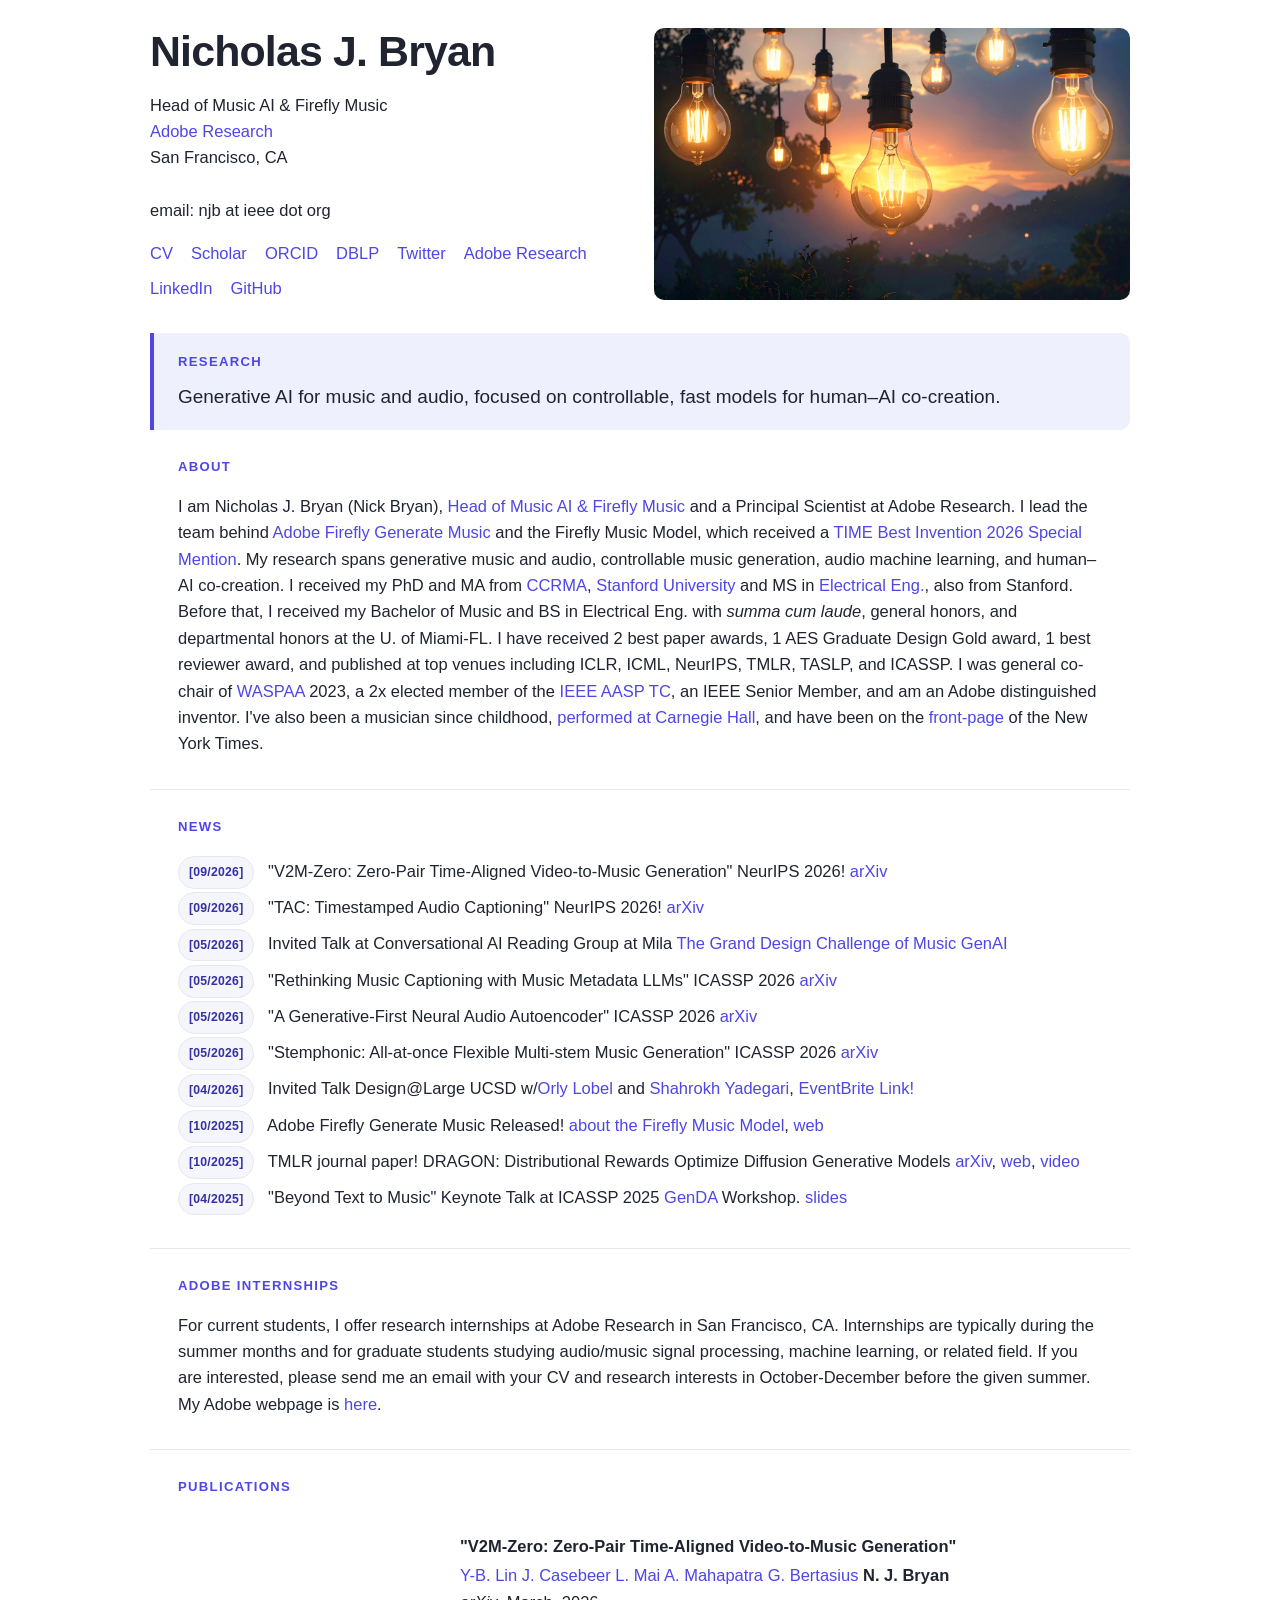
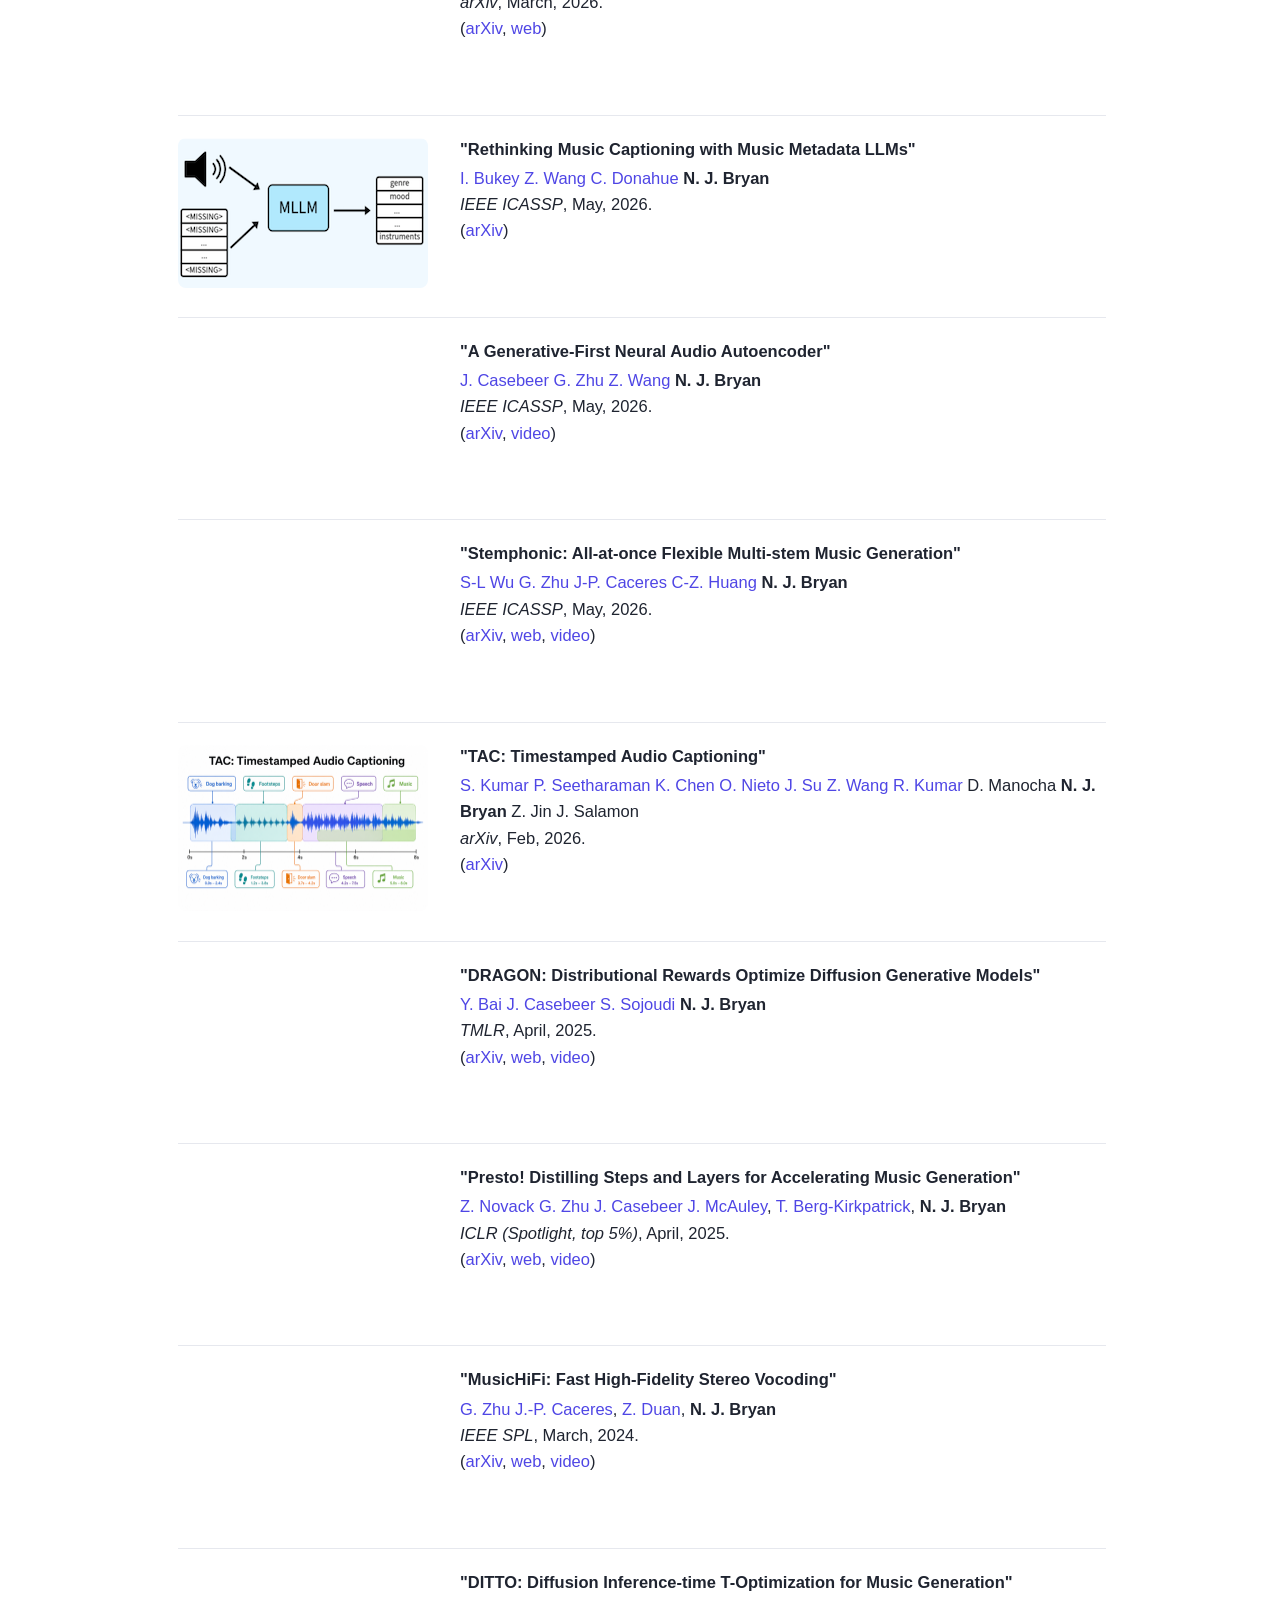
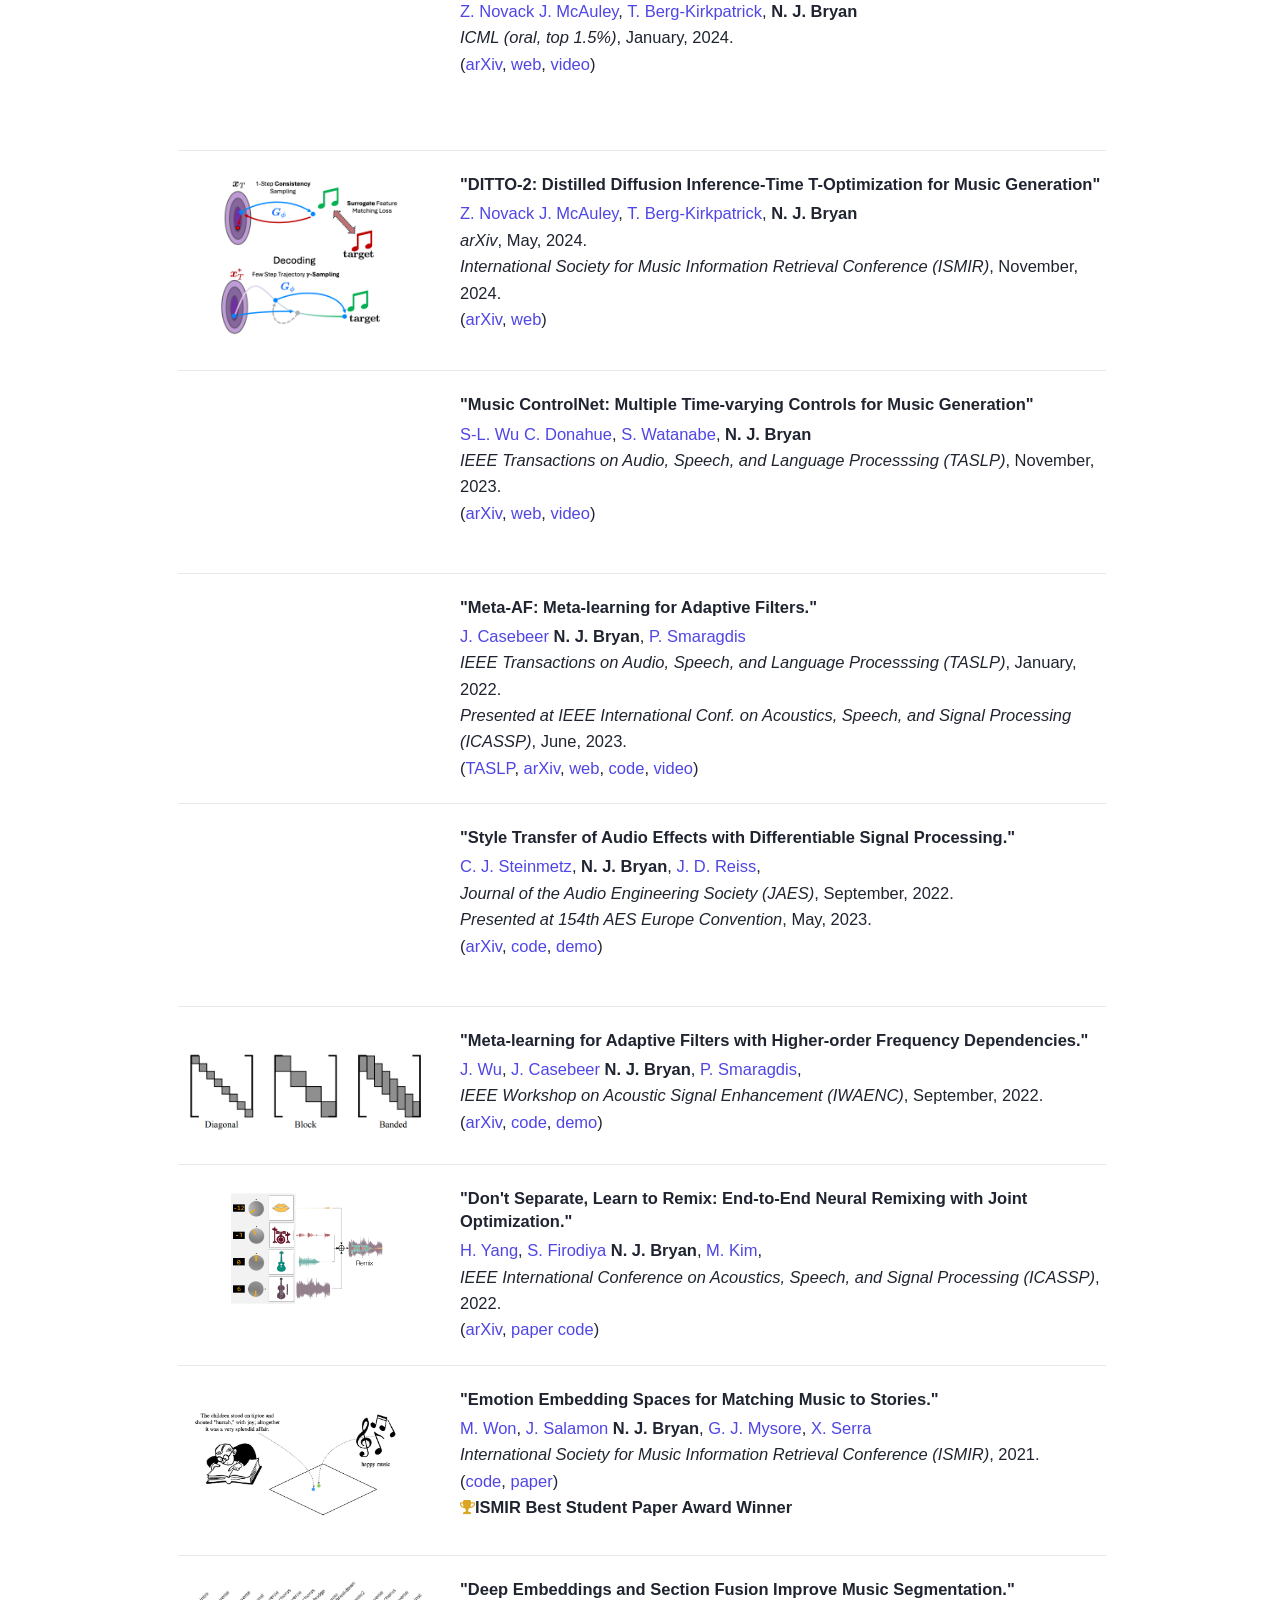
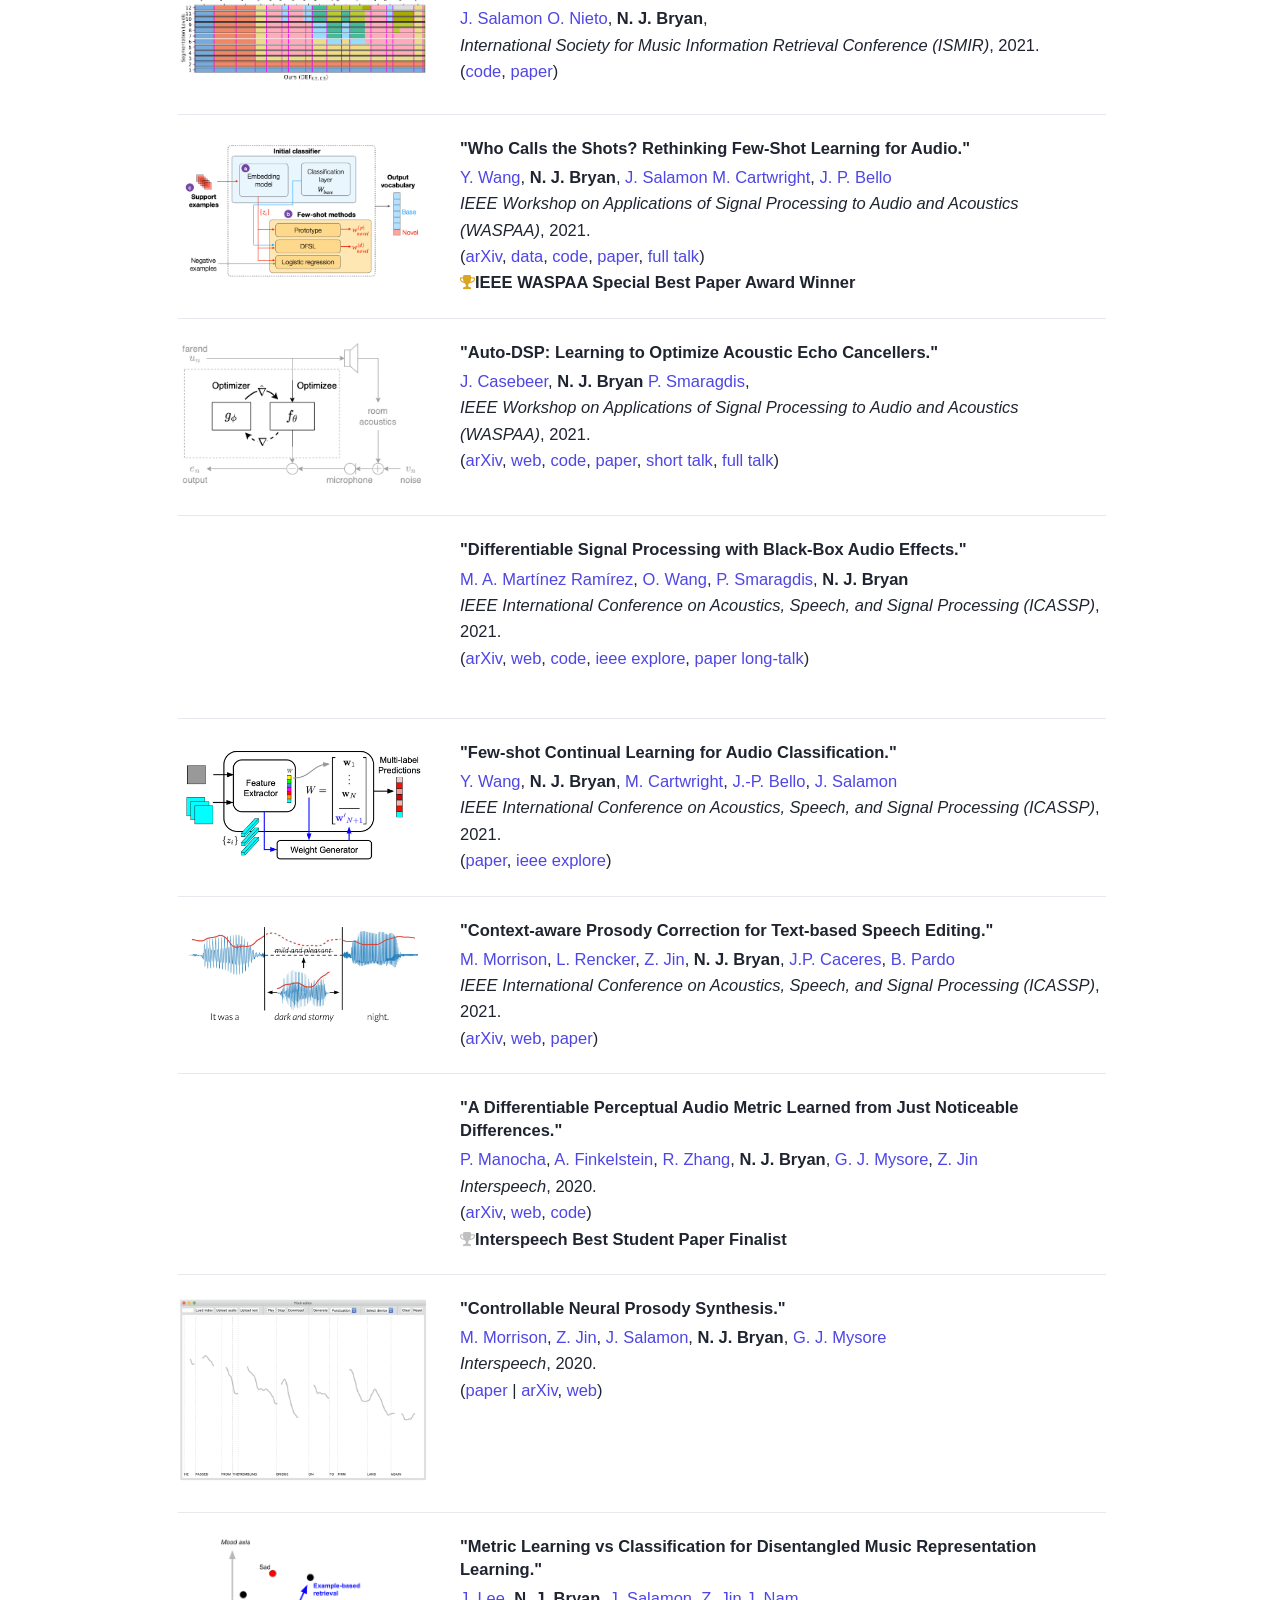
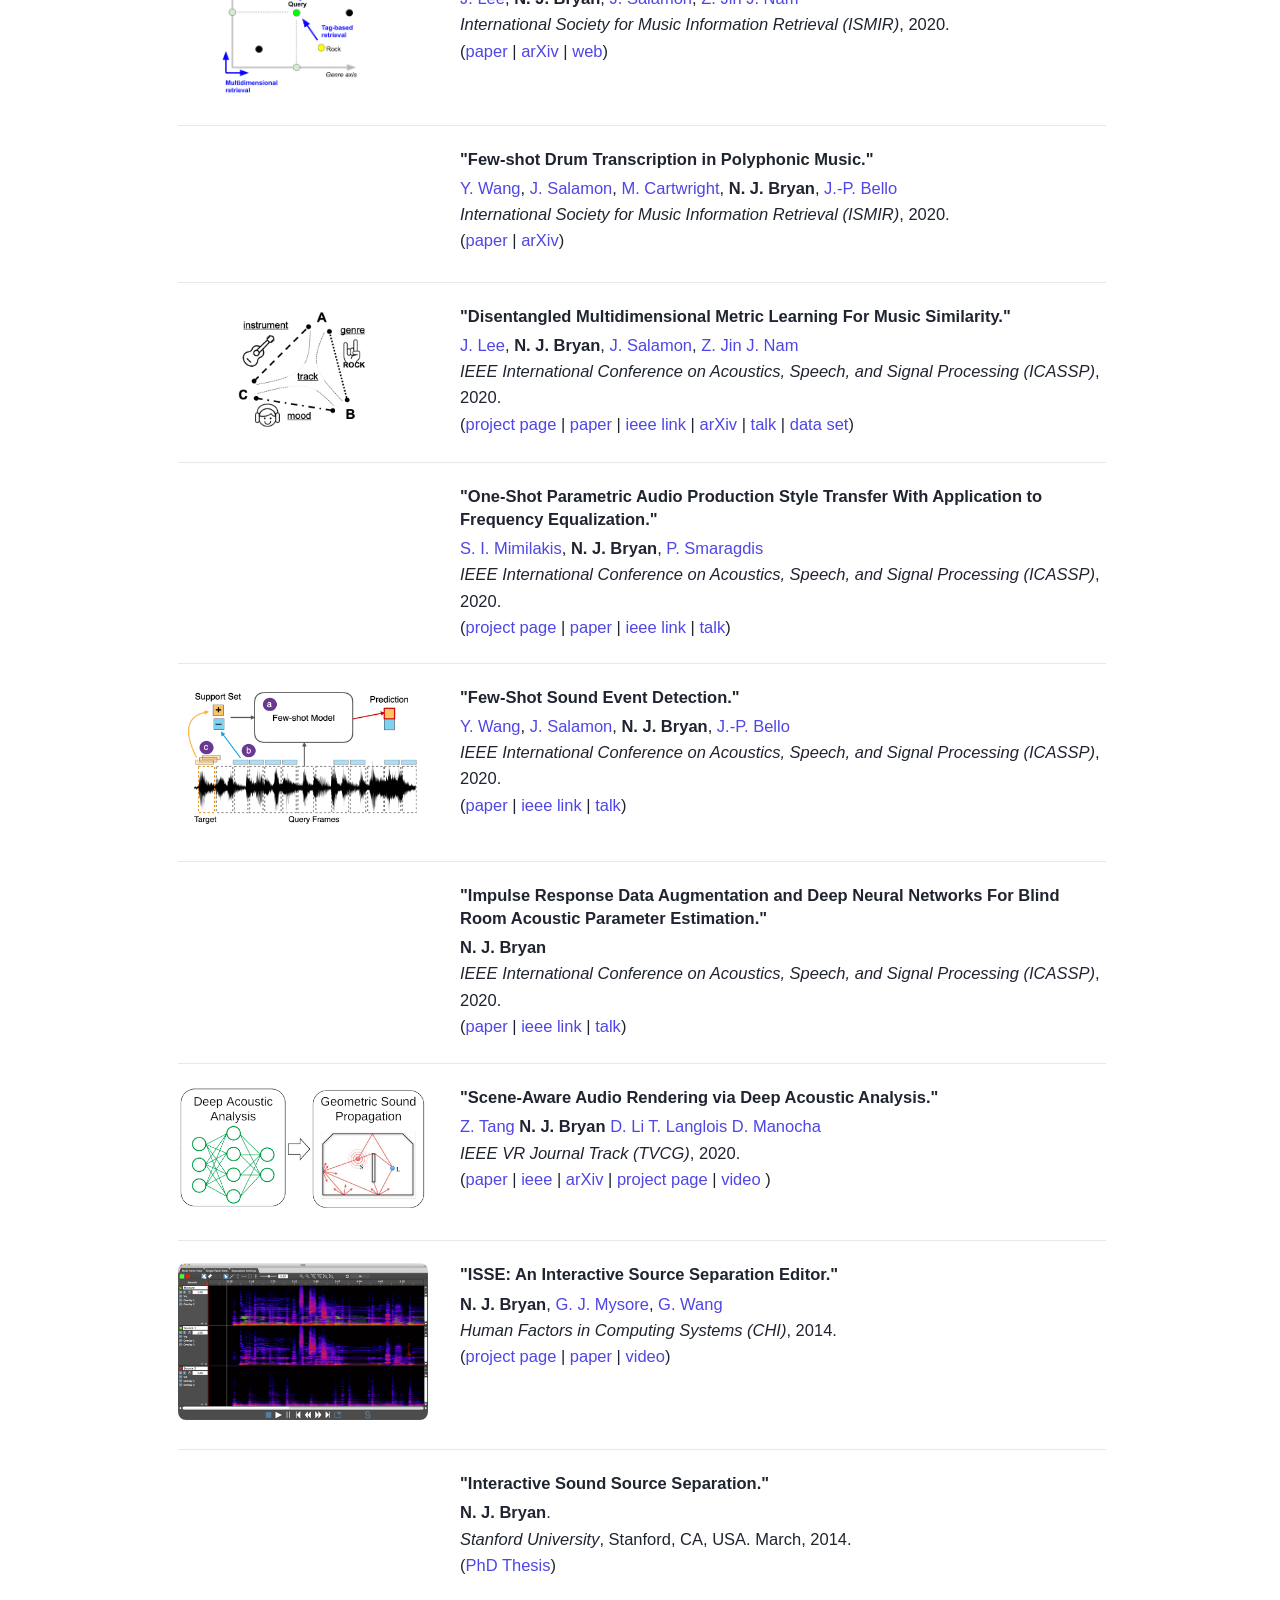
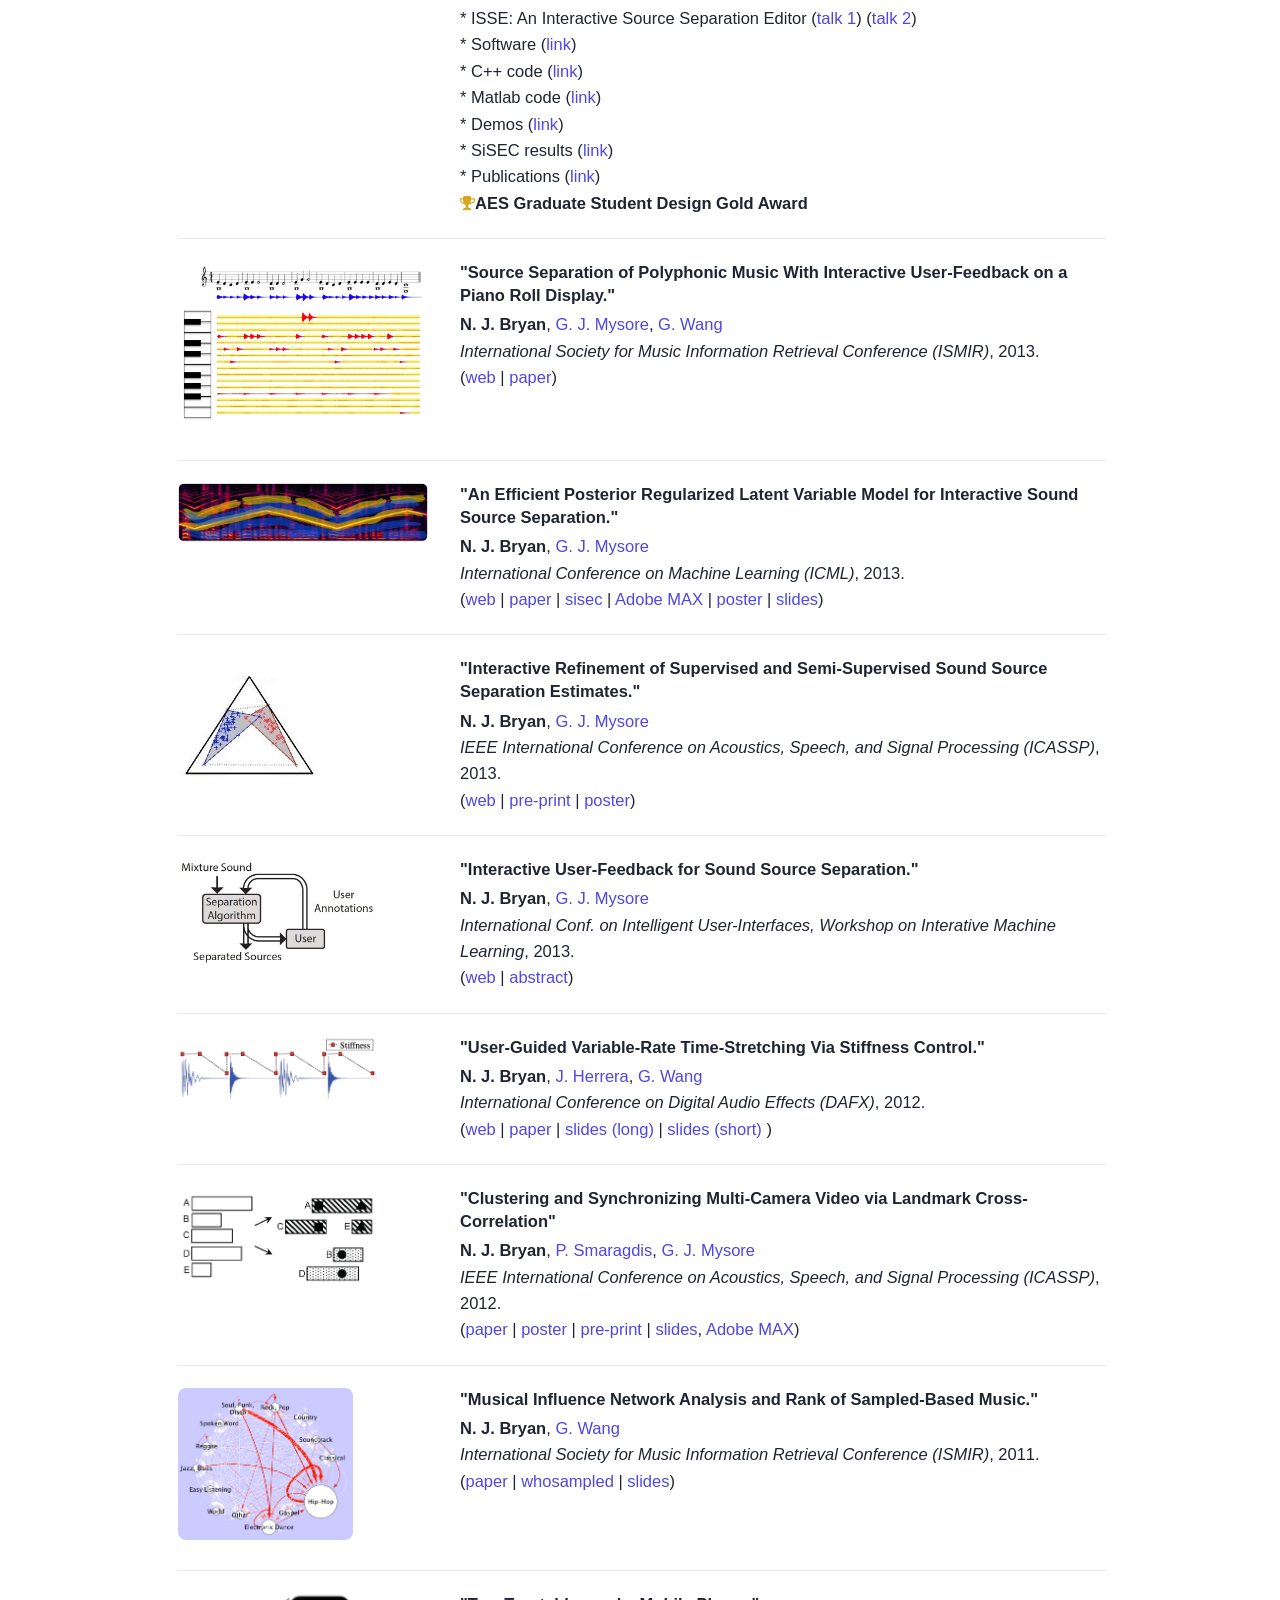
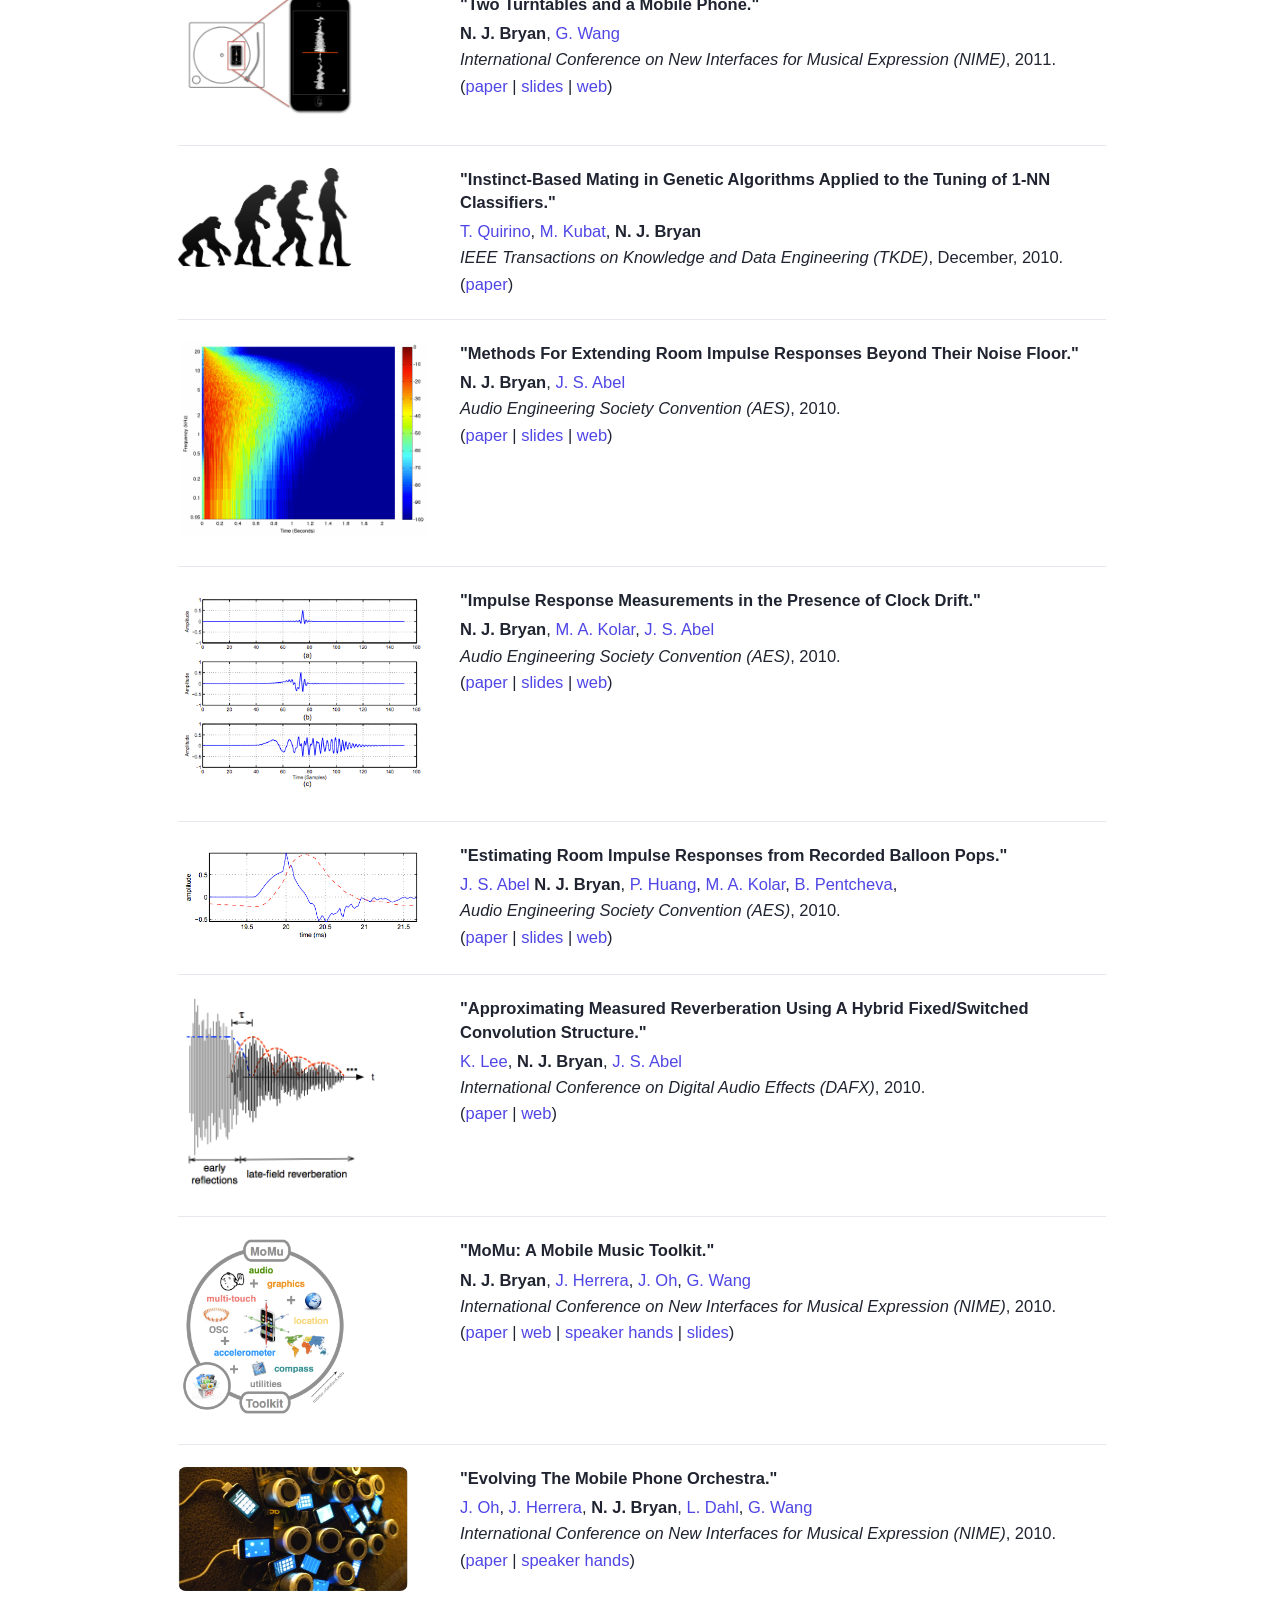
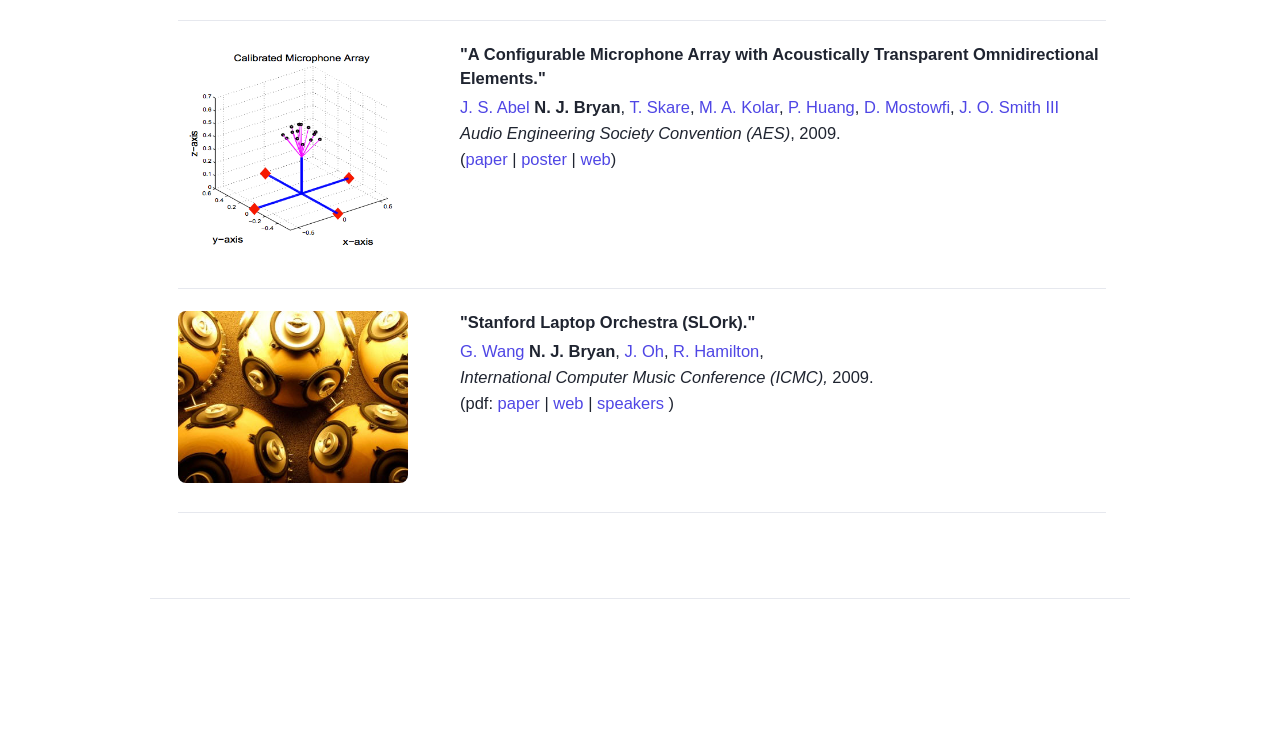
<file: index.html>
<!DOCTYPE html>
<html lang="en">

<head>
	<meta charset="utf-8">
	<meta name="viewport" content="width=device-width, initial-scale=1">

	<title>Nicholas J. Bryan (Nick Bryan) | Music AI at Adobe Research</title>
	<meta name="description" content="Nicholas J. Bryan (Nick Bryan) leads Music AI and Firefly Music at Adobe Research. His work includes Adobe Firefly Generate Music and generative audio research.">
	<meta name="author" content="Nicholas J. Bryan">
	<meta name="robots" content="index, follow, max-image-preview:large, max-snippet:-1">
	<link rel="canonical" href="https://njb.github.io/">

	<!-- Google Search Console verification -->
	<meta name="google-site-verification" content="x07aJZkOlqtVXqvfJ8iH4le5iRMCiuxNuyCOYEB2ZRE" />

	<!-- Google Analytics (GA4) -->
	<script async src="https://www.googletagmanager.com/gtag/js?id=G-XDHS7YLD4Q"></script>
	<script>
		window.dataLayer = window.dataLayer || [];
		function gtag(){dataLayer.push(arguments);}
		gtag('js', new Date());
		gtag('config', 'G-XDHS7YLD4Q');
	</script>

	<!-- Favicon -->
	<link rel="icon" type="image/svg+xml" href="favicon.svg">

	<!-- Open Graph (Facebook, LinkedIn, etc.) -->
	<meta property="og:type" content="profile">
	<meta property="og:site_name" content="Nicholas J. Bryan">
	<meta property="og:title" content="Nicholas J. Bryan (Nick Bryan) | Music AI at Adobe Research">
	<meta property="og:description" content="Nicholas J. Bryan leads Music AI and Firefly Music at Adobe Research, including Adobe Firefly Generate Music and the Firefly Music Model.">
	<meta property="og:url" content="https://njb.github.io/">
	<meta property="og:image" content="https://njb.github.io/index_files/og-card.png">
	<meta property="og:image:width" content="1200">
	<meta property="og:image:height" content="630">
	<meta property="og:image:alt" content="Nicholas J. Bryan, Head of Music AI and Firefly Music at Adobe Research">

	<!-- Twitter Card -->
	<meta name="twitter:card" content="summary_large_image">
	<meta name="twitter:site" content="@NicholasJBryan">
	<meta name="twitter:creator" content="@NicholasJBryan">
	<meta name="twitter:title" content="Nicholas J. Bryan (Nick Bryan) | Music AI at Adobe Research">
	<meta name="twitter:description" content="Nicholas J. Bryan leads Music AI and Firefly Music at Adobe Research, including Adobe Firefly Generate Music and the Firefly Music Model.">
	<meta name="twitter:image" content="https://njb.github.io/index_files/og-card.png">
	<meta name="twitter:image:alt" content="Nicholas J. Bryan, Head of Music AI and Firefly Music at Adobe Research">

	<!-- Speed up third-party handshakes -->
	<link rel="preconnect" href="https://cdnjs.cloudflare.com" crossorigin>
	<link rel="preconnect" href="https://www.youtube.com">
	<link rel="preconnect" href="https://i.ytimg.com">

	<link rel="stylesheet" href="https://cdnjs.cloudflare.com/ajax/libs/font-awesome/4.7.0/css/font-awesome.min.css">
	<link rel="stylesheet" href="styles.css">

	<!-- Structured data: schema.org Person -->
	<script type="application/ld+json">
	{
		"@context": "https://schema.org",
		"@type": "Person",
		"@id": "https://njb.github.io/#person",
		"name": "Nicholas J. Bryan",
		"alternateName": ["Nick Bryan", "Nicholas Bryan", "N. J. Bryan"],
		"honorificSuffix": "PhD",
		"jobTitle": "Head of Music AI & Firefly Music, Principal Scientist",
		"description": "Nicholas J. Bryan (Nick Bryan) leads Music AI and Firefly Music at Adobe Research, including Adobe Firefly Generate Music, and researches generative music and audio.",
		"worksFor": { "@type": "Organization", "name": "Adobe Research", "url": "https://research.adobe.com/" },
		"affiliation": { "@type": "Organization", "name": "Adobe Research" },
		"award": [
			"ISMIR Best Paper Award",
			"IEEE WASPAA Best Paper Award",
			"Interspeech Best Paper Finalist",
			"AES Graduate Design Gold Award",
			"Adobe Distinguished Inventor"
		],
		"memberOf": [
			{ "@type": "Organization", "name": "IEEE", "description": "Senior Member" },
			{ "@type": "Organization", "name": "IEEE Audio and Acoustic Signal Processing Technical Committee" }
		],
		"url": "https://njb.github.io/",
		"image": "https://njb.github.io/index_files/head-shot.jpg",
		"email": "njb@ieee.org",
		"alumniOf": { "@type": "CollegeOrUniversity", "name": "Stanford University (CCRMA)" },
		"knowsAbout": ["Music AI", "Generative Music", "Generative AI for Music and Audio", "Audio Machine Learning", "Music Generation", "Text-to-Music Generation", "Controllable Music Generation", "Human-AI Co-creation", "Audio Signal Processing"],
		"sameAs": [
			"https://scholar.google.com/citations?user=65zgjxQAAAAJ&hl=en",
			"https://twitter.com/NicholasJBryan",
			"https://orcid.org/0000-0003-1469-7278",
			"https://research.adobe.com/person/nicholas-j-bryan",
			"https://www.linkedin.com/in/nicholas-j-bryan-94017022/",
			"https://github.com/njb",
			"https://dblp.org/pid/07/8697",
			"https://www.semanticscholar.org/author/32125125"
		]
	}
	</script>
</head>

<body>

	<div class="main-container">
		<div class="header-section">
			<div class="header-info">
				<h1 class="name">Nicholas J. Bryan</h1>
				<p>
					Head of Music AI &amp; Firefly Music<br> 
					<a href="https://research.adobe.com/">Adobe Research</a><br>
					San Francisco, CA<br><br>
					email: njb at ieee dot org
				</p>
				<ul class="links-list">
					<li><a href="cv.pdf">CV</a></li>
					<li><a href="https://scholar.google.com/citations?user=65zgjxQAAAAJ&hl=en">Scholar</a></li>
					<li><a href="https://orcid.org/0000-0003-1469-7278">ORCID</a></li>
					<li><a href="https://dblp.org/pid/07/8697">DBLP</a></li>
					<li><a href="https://twitter.com/NicholasJBryan">Twitter</a></li>
					<li><a href="https://research.adobe.com/person/nicholas-j-bryan">Adobe Research</a></li>
					<li><a href="https://www.linkedin.com/in/nicholas-j-bryan-94017022/">LinkedIn</a></li>
					<li><a href="https://github.com/njb">GitHub</a></li>
				</ul>
			</div>
			<div class="header-photo">
				<img src="index_files/head-shot.jpg" alt="Nicholas J. Bryan" fetchpriority="high" decoding="async">
			</div>
		</div>

		<div class="vision">
			<div class="vision-label">Research</div>
			<p class="vision-text">
				Generative AI for music and audio, focused on controllable, fast models for human&ndash;AI co-creation.
			</p>
		</div>

		<div class="about">
			<h2>About</h2>
			<p class="about-text">
				I am Nicholas J. Bryan (Nick Bryan), <a href="https://research.adobe.com/person/nicholas-j-bryan">Head of Music AI &amp; Firefly Music</a>
				and a Principal Scientist at Adobe Research. I lead the team behind <a href="firefly-music/">Adobe Firefly Generate Music</a>
				and the Firefly Music Model, which received a <a href="https://time.com/collection/best-inventions-special-mentions/2026/adobe-firefly-generate-soundtrack/">TIME Best Invention 2026 Special Mention</a>.
				My research spans generative music and audio, controllable music generation, audio machine learning,
				and human&ndash;AI co-creation.
				I received my PhD and MA from <a href="http://ccrma.stanford.edu">CCRMA</a>,
				<a href="http://www.stanford.edu">Stanford University</a> and MS in <a href="http://ee.stanford.edu">Electrical Eng.</a>, also from Stanford. Before that,
				I received my Bachelor of Music and BS in Electrical Eng. with <i>summa cum laude</i>,
				general honors, and departmental honors at the U. of Miami-FL.
				I have received 2 best paper awards, 1 AES Graduate Design Gold award, 1 best reviewer award, and published at top venues including ICLR, ICML, NeurIPS, TMLR, TASLP, and ICASSP.
				I was general co-chair of <a href="http://waspaa.com/organizing-committee/">WASPAA</a> 2023, a 2x elected member of the
				<a href="https://signalprocessingsociety.org/community-involvement/audio-and-acoustic-signal-processing/aasp-tc-home">IEEE AASP TC</a>, an IEEE Senior Member,
				and am an Adobe distinguished inventor. I've also been a musician since childhood, <a href="https://en.wikipedia.org/wiki/Wolf_Rounds">performed at Carnegie Hall</a>,
				and have been on the <a href="https://www.nytimes.com/2009/12/05/technology/05orchestra.html">front-page</a> of the New York Times.
			</p>
		</div>
					<hr>
					<h2>News</h2>
					<div class="news">
						<b>[09/2026]</b> "V2M-Zero: Zero-Pair Time-Aligned Video-to-Music Generation" NeurIPS 2026! <a href="https://arxiv.org/abs/2603.11042">arXiv</a><br>
						<b>[09/2026]</b> "TAC: Timestamped Audio Captioning" NeurIPS 2026! <a href="https://arxiv.org/abs/2602.15766">arXiv</a><br>
						<b>[05/2026]</b> Invited Talk at Conversational AI Reading Group at Mila <a href="https://youtu.be/kjuTpV6ffBs?si=NJa_RZ4fIHDt6ryU">The Grand Design Challenge of Music GenAI</a><br>
						<b>[05/2026]</b> "Rethinking Music Captioning with Music Metadata LLMs" ICASSP 2026 <a href="https://arxiv.org/abs/2602.03023">arXiv</a><br>
						<b>[05/2026]</b> "A Generative-First Neural Audio Autoencoder" ICASSP 2026 <a href="https://arxiv.org/abs/2602.15749">arXiv</a><br>
						<b>[05/2026]</b> "Stemphonic: All-at-once Flexible Multi-stem Music Generation" ICASSP 2026 <a href="https://arxiv.org/abs/2602.09891">arXiv</a><br>
						<b>[04/2026]</b> Invited Talk Design@Large UCSD  w/<a href="https://www.orlylobel.com/">Orly Lobel</a> and <a href="https://yadegari.org/">Shahrokh Yadegari</a>, <a href="https://www.eventbrite.com/e/creative-ai-music-authorship-and-algorithmic-culture-tickets-1984311342642">EventBrite Link!</a><br>
						<b>[10/2025]</b> Adobe Firefly Generate Music Released! <a href="firefly-music/">about the Firefly Music Model</a>, <a href="https://firefly.adobe.com/generate/music">web</a><br>
						<b>[10/2025]</b> TMLR journal paper! DRAGON: Distributional Rewards Optimize Diffusion Generative Models <a href="https://arxiv.org/abs/2504.15217">arXiv</a>, <a href="https://ml-dragon.github.io/web/">web</a>, <a href="https://youtu.be/DEQnEP737gw?feature=shared">video</a><br>
						<b>[04/2025]</b> "Beyond Text to Music" Keynote Talk at ICASSP 2025 <a href="https://sites.google.com/view/genda2025">GenDA</a> Workshop. <a href="research/ICASSP_2025_GenDA_Workshhop_Keynote_Beyond_Text_to_Music.pdf">slides</a><br>
					</div>

					<hr>

					<h2>Adobe Internships</h2>
					<p class="section-text">
						For current students, I offer research internships at Adobe Research in San Francisco, CA.
						Internships are typically during the summer months and for graduate students studying audio/music
						signal processing, machine learning, or related field. If you are interested, please send me an
						email with your CV and research interests in October-December before the given summer. My Adobe
						webpage is <a href="https://research.adobe.com/person/nicholas-j-bryan">here</a>.
					</p>
					<hr>

					<h2>Publications </h2>

					<div class="pub-list">
					<article class="pub-entry">
						<div class="pub-media"><iframe width="250" height="150" src="https://www.youtube.com/embed/NkSOJRa5wsw?si=x1eNaRAa5wsYKVmP" title="YouTube video player" frameborder="0" allow="accelerometer; autoplay; clipboard-write; encrypted-media; gyroscope; picture-in-picture; web-share" allowfullscreen loading="lazy"></iframe> <br></div>
						<div class="pub-details"><h3 class="pub-title" id="V2M-Zero">"V2M-Zero: Zero-Pair Time-Aligned Video-to-Music Generation"</h3>
									<a href="https://irmakbky.github.io/">Y-B. Lin</a>
									<a href="https://jmcasebeer.github.io/">J. Casebeer</a>
									<a href="https://mai-t-long.com/">L. Mai</a>
									<a href="https://anime26398.github.io/">A. Mahapatra</a>
									<a href="https://www.gedasbertasius.com/">G. Bertasius</a>
									<span class="me">N. J. Bryan</span>
									<br>
									<i>arXiv</i>,
									March, 2026.<br>
									(<a href="https://arxiv.org/abs/2603.11042">arXiv</a>, 
									<a href="https://genjib.github.io/project_page/v2m_zero/">web</a>)</div>
					</article>
					<article class="pub-entry">
						<div class="pub-media"><img alt="Rethinking Music Captioning with Music Metadata LLMs" src="index_files/metadatallms.png" width=250 height=150 loading="lazy" decoding="async"> <br></div>
						<div class="pub-details"><h3 class="pub-title" id="MetadataLLMs">"Rethinking Music Captioning with Music Metadata LLMs"</h3>
									<a href="https://irmakbky.github.io/">I. Bukey</a>
									<a href="https://zhepeiw.com/">Z. Wang</a>
									<a href="https://chrisdonahue.com/">C. Donahue</a>
									<span class="me">N. J. Bryan</span>
									<br>
									<i>IEEE ICASSP</i>,
									May, 2026.<br>
									(<a href="https://arxiv.org/abs/2602.03023">arXiv</a>)</div>
					</article>
					<article class="pub-entry">
						<div class="pub-media"><iframe width="250" height="150" src="https://www.youtube.com/embed/gDIIuLb0cf0?si=rULjAUQI9am4Z2qv" title="YouTube video player" frameborder="0" allow="accelerometer; autoplay; clipboard-write; encrypted-media; gyroscope; picture-in-picture; web-share" allowfullscreen loading="lazy"></iframe> <br></div>
						<div class="pub-details"><h3 class="pub-title" id="GenAE">"A Generative-First Neural Audio Autoencoder"</h3>
									<a href="https://jmcasebeer.github.io/">J. Casebeer</a>
									<a href="https://gzhu06.github.io/">G. Zhu</a>
									<a href="https://zhepeiw.com/">Z. Wang</a>
									<span class="me">N. J. Bryan</span>
									<br>
									<i>IEEE ICASSP</i>,
									May, 2026.<br>
									(<a href="https://arxiv.org/abs/2602.15749">arXiv</a>,
									<a href="https://www.youtube.com/watch?v=gDIIuLb0cf0">video</a>)<br></div>
					</article>
					<article class="pub-entry">
						<div class="pub-media"><iframe width="250" height="150" src="https://www.youtube.com/embed/IrGD3CHaPYU?si=WRbu3cq_xtMq1ECb" title="YouTube video player" frameborder="0" allow="accelerometer; autoplay; clipboard-write; encrypted-media; gyroscope; picture-in-picture; web-share" allowfullscreen loading="lazy"></iframe> <br></div>
						<div class="pub-details"><h3 class="pub-title" id="Stemphonic">"Stemphonic: All-at-once Flexible Multi-stem Music Generation"</h3>
									<a href="https://slseanwu.github.io/">S-L Wu</a>
									<a href="https://gzhu06.github.io/">G. Zhu</a>
									<a href="https://research.adobe.com/person/juan-pablo-caceres/">J-P. Caceres</a>
									<a href="https://czhuang.github.io/">C-Z. Huang</a>
									<span class="me">N. J. Bryan</span>
									<br>
									<i>IEEE ICASSP</i>,
									May, 2026.<br>
									(<a href="https://arxiv.org/abs/2602.09891">arXiv</a>,
									<a href="https://stemphonic-demo.vercel.app/">web</a>,
									<a href="https://youtu.be/IrGD3CHaPYU?si=l__3rIb_xbnSCcZb">video</a>)<br></div>
					</article>
					<article class="pub-entry">
						<div class="pub-media"><img alt="TAC: Timestamped Audio Captioning" src="index_files/tac.png" width=250 height=150 loading="lazy" decoding="async"> <br></div>
						<div class="pub-details"><h3 class="pub-title" id="TAC">"TAC: Timestamped Audio Captioning"</h3>
									<a href="https://sonalkum.github.io/">S. Kumar</a>
									<a href="https://pseeth.github.io/">P. Seetharaman</a>
									<a href="https://www.knutchen.com/">K. Chen</a>
									<a href="https://www.urinieto.com/about/">O. Nieto</a>
									<a href="https://research.adobe.com/person/jiaqi-su/">J. Su</a>
									<a href="https://zhepeiw.com/">Z. Wang</a>
									<a href="https://ritheshkumar.com/">R. Kumar</a>
									D. Manocha
									<span class="me">N. J. Bryan</span>
									Z. Jin
									J. Salamon
									<br>
									<i>arXiv</i>,
									Feb, 2026.<br>
									(<a href="https://arxiv.org/abs/2602.15766">arXiv</a>)</div>
					</article>
					<article class="pub-entry">
						<div class="pub-media"><iframe width="250" height="150" src="https://www.youtube.com/embed/DEQnEP737gw?si=mcrMNzmEZzCA8zE_" title="YouTube video player" frameborder="0" allow="accelerometer; autoplay; clipboard-write; encrypted-media; gyroscope; picture-in-picture; web-share" allowfullscreen loading="lazy"></iframe> <br></div>
						<div class="pub-details"><h3 class="pub-title" id="DRAGON">"DRAGON: Distributional Rewards Optimize Diffusion Generative Models"</h3>
									<a href="https://bai-yt.github.io/">Y. Bai</a>
									<a href="https://jmcasebeer.github.io">J. Casebeer</a>
									<a href="https://people.eecs.berkeley.edu/~sojoudi/">S. Sojoudi</a>
									<span class="me">N. J. Bryan</span>
									<br>
									<i>TMLR</i>,
									April, 2025.<br>
									(<a href="https://arxiv.org/abs/2504.15217">arXiv</a>,
									<a href="https://ml-dragon.github.io/web/">web</a>,
									<a href="https://youtu.be/DEQnEP737gw?feature=shared">video</a>)<br></div>
					</article>
					<article class="pub-entry">
						<div class="pub-media"><iframe width="250" height="150" src="https://www.youtube.com/embed/NE_x-5I19CY?si=yBGTqY3WhDMfMymA" title="YouTube video player" frameborder="0" allow="accelerometer; autoplay; clipboard-write; encrypted-media; gyroscope; picture-in-picture; web-share" allowfullscreen loading="lazy"></iframe> <br></div>
						<div class="pub-details"><h3 class="pub-title" id="Presto">"Presto! Distilling Steps and Layers for Accelerating Music Generation"</h3>
									<a href="https://zacharynovack.github.io/">Z. Novack</a>
									<a href="https://gzhu06.github.io">G. Zhu</a>
									<a href="https://jmcasebeer.github.io">J. Casebeer</a>
									<a href="https://cseweb.ucsd.edu/~jmcauley/">J. McAuley</a>,
									<a href="https://cseweb.ucsd.edu/~tberg/">T. Berg-Kirkpatrick</a>, 
									<span class="me">N. J. Bryan</span>
									<br>
									<i>ICLR (Spotlight, top 5%)</i>,
									April, 2025.<br>
									(<a href="https://arxiv.org/abs/2410.05167">arXiv</a>,
									<a href="https://presto-music.github.io/web/">web</a>,
									<a href="https://youtu.be/NE_x-5I19CY">video</a>)<br></div>
					</article>
					<article class="pub-entry">
						<div class="pub-media"><iframe width="250" height="150" src="https://www.youtube.com/embed/iytPC_6OsiQ?si=ETg6Ov2VsNHImb-f" title="YouTube video player" frameborder="0" allow="accelerometer; autoplay; clipboard-write; encrypted-media; gyroscope; picture-in-picture; web-share" allowfullscreen loading="lazy"></iframe> <br></div>
						<div class="pub-details"><h3 class="pub-title" id="MusicHiFi_SPL">"MusicHiFi: Fast High-Fidelity Stereo Vocoding"</h3>
									<a href="https://gzhu06.github.io">G. Zhu</a>
									<a href="https://research.adobe.com/person/juan-pablo-caceres/">J.-P. Caceres</a>,
									<a href="https://hajim.rochester.edu/ece/sites/zduan/">Z. Duan</a>, 
									<span class="me">N. J. Bryan</span>
									<br>
									<i>IEEE SPL</i>,
									March, 2024.<br>
									(<a href="https://arxiv.org/abs/2403.10493">arXiv</a>,
									<a href="https://musichifi.github.io/web/">web</a>,
									<a href="https://www.youtube.com/watch?v=iytPC_6OsiQ">video</a>)<br></div>
					</article>
					<article class="pub-entry">
						<div class="pub-media"><iframe width="250" height="150" src="https://www.youtube.com/embed/KooosSNPNo8?si=C5WQyCijuKXOhs_R" title="YouTube video player" frameborder="0" allow="accelerometer; autoplay; clipboard-write; encrypted-media; gyroscope; picture-in-picture; web-share" allowfullscreen loading="lazy"></iframe> <br></div>
						<div class="pub-details"><h3 class="pub-title" id="DITTO_ICML">"DITTO: Diffusion Inference-time T-Optimization for Music Generation"</h3>
									<a href="https://zacharynovack.github.io/">Z. Novack</a>
									<a href="https://cseweb.ucsd.edu/~jmcauley/">J. McAuley</a>,
									<a href="https://cseweb.ucsd.edu/~tberg/">T. Berg-Kirkpatrick</a>, 
									<span class="me">N. J. Bryan</span>
									<br>
									<i>ICML (oral, top 1.5%)</i>,
									January, 2024.<br>
									(<a href="https://arxiv.org/abs/2401.12179">arXiv</a>,
									<a href="https://ditto-music.github.io/web/">web</a>,
									<a href="https://youtu.be/KooosSNPNo8?si=1QrT5LiIta3LVRrB">video</a>)<br></div>
					</article>
					<article class="pub-entry">
						<div class="pub-media"><img alt="DITTO-2: Distilled Diffusion Inference-Time T-Optimization for Music Generation" src="index_files/ditto-2.png" width=250 height=150 loading="lazy" decoding="async"></div>
						<div class="pub-details"><h3 class="pub-title" id="DITTO2_ISMIR">"DITTO-2: Distilled Diffusion Inference-Time T-Optimization for Music Generation"</h3>
									<a href="https://zacharynovack.github.io/">Z. Novack</a>
									<a href="https://cseweb.ucsd.edu/~jmcauley/">J. McAuley</a>,
									<a href="https://cseweb.ucsd.edu/~tberg/">T. Berg-Kirkpatrick</a>, 
									<span class="me">N. J. Bryan</span>
									<br>
									<i>arXiv</i>,
									May, 2024.<br>
									<i>International Society for Music Information Retrieval Conference (ISMIR)</i>,
									November, 2024.<br>
									(<a href="https://arxiv.org/abs/2405.20289">arXiv</a>,
									<a href="https://ditto-music.github.io/ditto2/">web</a>)<br></div>
					</article>
					<article class="pub-entry">
						<div class="pub-media"><iframe width="250" height="150" src="https://www.youtube.com/embed/QVr-S-DyccU?si=4IdbxhHNjp9QoVGF" title="YouTube video player" frameborder="0" allow="accelerometer; autoplay; clipboard-write; encrypted-media; gyroscope; picture-in-picture; web-share" allowfullscreen loading="lazy"></iframe> <br></div>
						<div class="pub-details"><h3 class="pub-title" id="MusicControlNet_TASLP">"Music ControlNet: Multiple Time-varying Controls for Music Generation"</h3>
									<a href="https://slseanwu.github.io/">S-L. Wu</a>
									<a href="https://chrisdonahue.com/">C. Donahue</a>,
									<a href="https://sites.google.com/view/shinjiwatanabe">S. Watanabe</a>, 
									<span class="me">N. J. Bryan</span>
									<br>
									<i>IEEE Transactions on Audio, Speech, and Language Processsing (TASLP)</i>,
									November, 2023.<br>
									(<a href="https://arxiv.org/abs/2311.07069">arXiv</a>,
									<a href="https://musiccontrolnet.github.io/web/">web</a>,
									<a href="https://youtu.be/QVr-S-DyccU">video</a>)<br></div>
					</article>
					<article class="pub-entry">
						<div class="pub-media"><iframe width="250" height="150" src="https://www.youtube.com/embed/incb1QNSvW8"
										title="YouTube video player" frameborder="0"
										allow="accelerometer; autoplay; clipboard-write; encrypted-media; gyroscope; picture-in-picture"
										allowfullscreen loading="lazy"></iframe></div>
						<div class="pub-details"><h3 class="pub-title" id="MetaAF_TASLP">"Meta-AF: Meta-learning for Adaptive Filters."</h3>
									<a href="https://jmcasebeer.github.io">J. Casebeer</a>
									<span class="me">N. J. Bryan</span>,
									<a href="https://paris.cs.illinois.edu">P. Smaragdis</a>
									<br>
									<i>IEEE Transactions on Audio, Speech, and Language Processsing (TASLP)</i>,
									January, 2022.<br>
									<i>Presented at IEEE International Conf. on Acoustics, Speech, and Signal Processing
										(ICASSP)</i>,
									June, 2023.<br>
									(<a href="https://ieeexplore.ieee.org/document/9961879">TASLP</a>,
									<a href="https://arxiv.org/abs/2204.11942">arXiv</a>,
									<a href="https://jmcasebeer.github.io/projects/metaaf">web</a>,
									<a href="https://github.com/adobe-research/MetaAF">code</a>,
									<a href="https://youtu.be/incb1QNSvW8">video</a>)<br></div>
					</article>
					<article class="pub-entry">
						<div class="pub-media"><iframe width="250" height="150" src="https://www.youtube.com/embed/IZp455wiMk4"
										title="YouTube video player" frameborder="0"
										allow="accelerometer; autoplay; clipboard-write; encrypted-media; gyroscope; picture-in-picture"
										allowfullscreen loading="lazy"></iframe></div>
						<div class="pub-details"><h3 class="pub-title" id="DeepAFx_ST">"Style Transfer of Audio Effects with Differentiable
											Signal Processing."</h3>
									<a href="https://www.christiansteinmetz.com/">C. J. Steinmetz</a>,
									<span class="me">N. J. Bryan</span>,
									<a href="http://www.eecs.qmul.ac.uk/~josh/">J. D. Reiss</a>,
									<br>
									<i>Journal of the Audio Engineering Society (JAES)</i>,
									September, 2022.
									<br>
									<i>Presented at 154th AES Europe Convention</i>,
									May, 2023.<br>
									(<a href="https://arxiv.org/abs/2207.08759">arXiv</a>,
									<a href="https://github.com/adobe-research/DeepAFx-ST">code</a>,
									<a href="https://csteinmetz1.github.io/DeepAFx-ST/">demo</a>)
									<br></div>
					</article>
					<article class="pub-entry">
						<div class="pub-media"><img alt="Meta-learning for Adaptive Filters with Higher-order Frequency Dependencies." src="index_files/IWAENC2022_hometa.png" width=250
										height=120 loading="lazy" decoding="async"></div>
						<div class="pub-details"><h3 class="pub-title" id="IWAENC_2022_hometa">"Meta-learning for Adaptive Filters with Higher-order
											Frequency Dependencies."</h3>
									<a href="https://www.linkedin.com/in/junkai-wu-19015b198/">J. Wu</a>,
									<a href="https://jmcasebeer.github.io">J. Casebeer</a>
									<span class="me">N. J. Bryan</span>,
									<a href="https://paris.cs.illinois.edu">P. Smaragdis</a>,
									<br>
									<i>IEEE Workshop on Acoustic Signal Enhancement (IWAENC)</i>,
									September, 2022.
									<br>
									(<a href="https://arxiv.org/abs/2209.09955">arXiv</a>,
									<a href="https://github.com/adobe-research/MetaAF">code</a>,
									<a href="https://jmcasebeer.github.io/metaaf/higher-order">demo</a>)
									<br></div>
					</article>
					<article class="pub-entry">
						<div class="pub-media"><img alt="Don&#x27;t Separate, Learn to Remix: End-to-End Neural Remixing with Joint Optimization." src="index_files/ICASSP_2022_remix.png" width=250
										height=120 loading="lazy" decoding="async"></div>
						<div class="pub-details"><h3 class="pub-title" id="ICASSP2021_remix">"Don't Separate, Learn to Remix: End-to-End Neural
											Remixing with Joint Optimization."</h3>
									<a href="https://haiciyang.github.io/">H. Yang</a>,
									<a href="https://www.linkedin.com/in/sbfirodiya">S. Firodiya</a>
									<span class="me">N. J. Bryan</span>,
									<a href="https://minjekim.com/">M. Kim</a>,
									<br>
									<i>IEEE International Conference on Acoustics, Speech, and Signal Processing
										(ICASSP)</i>, 2022.
									<br>
									(<a href="https://arxiv.org/abs/2107.13634">arXiv</a>,
									<a href="https://ieeexplore.ieee.org/document/9746077">paper</a>
									<a href="https://github.com/haiciyang/Remixing">code</a>)
									<br></div>
					</article>
					<article class="pub-entry">
						<div class="pub-media"><img alt="Emotion Embedding Spaces for Matching Music to Stories." src="index_files/ISMIR_2021_emotion.jpeg" width=250
										height=120 loading="lazy" decoding="async"></div>
						<div class="pub-details"><h3 class="pub-title" id="ISMIR_2021_emotion">"Emotion Embedding Spaces for Matching Music to
											Stories."</h3>
									<a href="https://minzwon.github.io">M. Won</a>,
									<a href="http://www.justinsalamon.com">J. Salamon</a>
									<span class="me">N. J. Bryan</span>,
									<a href="http://Gauthamjmysore.com">G. J. Mysore</a>,
									<a href="https://www.upf.edu/web/xavier-serra">X. Serra</a>
									<br>
									<i>International Society for Music Information Retrieval Conference (ISMIR)</i>,
									2021.
									<br>
									(<a href="https://github.com/minzwon/text2music-emotion-embedding">code</a>,
									<a href="research/ISMIR_2021_emotion.pdf">paper</a>)
									<br>
									<i class="fa fa-trophy" style="font-size:16px;color:goldenrod"></i><b>ISMIR Best
										Student Paper Award Winner</b></div>
					</article>
					<article class="pub-entry">
						<div class="pub-media"><img alt="Deep Embeddings and Section Fusion Improve Music Segmentation." src="index_files/ISMIR_2021_sections.png" width=250
										height=120 loading="lazy" decoding="async"></div>
						<div class="pub-details"><h3 class="pub-title" id="ISMIR_2021_sections">"Deep Embeddings and Section Fusion Improve Music
											Segmentation."</h3>
									<a href="http://www.justinsalamon.com">J. Salamon</a>
									<a href="https://www.urinieto.com/about/">O. Nieto</a>,
									<span class="me">N. J. Bryan</span>,

									<br>
									<i>International Society for Music Information Retrieval Conference (ISMIR)</i>,
									2021.
									<br>
									(<a href="https://github.com/justinsalamon/musicseg_deepemb">code</a>,
									<a href="research/ISMIR_2021_sections.pdf">paper</a>)
									<br></div>
					</article>
					<article class="pub-entry">
						<div class="pub-media"><img alt="Who Calls the Shots? Rethinking Few-Shot Learning for Audio." src="index_files/waspaa_2021_rethinking_few_shot.png"
										width=250 height=120 loading="lazy" decoding="async"></div>
						<div class="pub-details"><h3 class="pub-title" id="WASPAA_2021_Award">"Who Calls the Shots? Rethinking Few-Shot Learning for
											Audio."</h3>
									<a href="https://y-wang.weebly.com/">Y. Wang</a>,
									<span class="me">N. J. Bryan</span>,
									<a href="http://www.justinsalamon.com">J. Salamon</a>
									<a href="https://markcartwright.com">M. Cartwright</a>,
									<a href="https://engineering.nyu.edu/faculty/juan-pablo-bello">J. P. Bello</a>
									<br>
									<i>IEEE Workshop on Applications of Signal Processing to Audio and Acoustics
										(WASPAA)</i>, 2021.
									<br>
									(<a href="https://arxiv.org/pdf/2110.09600.pdf">arXiv</a>,
									<a href="https://zenodo.org/record/5574135#.YXDekC1h30q">data</a>,
									<a href="https://github.com/wangyu/rethink-audio-fsl">code</a>,
									<a href="research/WASPAA2021_rethinking_few_shot.pdf">paper</a>,
									<a href="https://www.youtube.com/watch?v=IdNldhcX-nM">full talk</a>)
									<br>
									<i class="fa fa-trophy" style="font-size:16px;color:goldenrod"></i><b>IEEE WASPAA
										Special Best Paper Award Winner</b></div>
					</article>
					<article class="pub-entry">
						<div class="pub-media"><img alt="Auto-DSP: Learning to Optimize Acoustic Echo Cancellers." src="index_files/waspaa_2021_auto_dsp_aec.png"
										width=250 height=120 loading="lazy" decoding="async"></div>
						<div class="pub-details"><h3 class="pub-title">"Auto-DSP: Learning to Optimize Acoustic Echo Cancellers."</h3>

									<a href="https://jmcasebeer.github.io/">J. Casebeer</a>,
									<span class="me">N. J. Bryan</span>
									<a href="https://paris.cs.illinois.edu/">P. Smaragdis</a>,
									<br>
									<i>IEEE Workshop on Applications of Signal Processing to Audio and Acoustics
										(WASPAA)</i>, 2021.
									<br>
									(<a href="https://arxiv.org/abs/2110.04284">arXiv</a>,
									<a href="https://jmcasebeer.github.io/projects/auto-dsp/">web</a>,
									<a href="https://github.com/jmcasebeer/autodsp">code</a>,
									<a href="research/WASPAA_2021_Auto_DSP.pdf">paper</a>,
									<a href="https://www.youtube.com/watch?v=y51hUaw2sTg">short talk</a>,
									<a href="https://www.youtube.com/watch?v=oe0owGeCsqI">full talk</a>)</div>
					</article>
					<article class="pub-entry">
						<div class="pub-media"><iframe width="250" height="150" src="https://www.youtube.com/embed/6ujkPwcQKo4"
										title="YouTube video player" frameborder="0"
										allow="accelerometer; autoplay; clipboard-write; encrypted-media; gyroscope; picture-in-picture"
										allowfullscreen loading="lazy"></iframe></div>
						<div class="pub-details"><h3 class="pub-title">"Differentiable Signal Processing with Black-Box Audio Effects."</h3>

									<a href="https://m-marco.com/about/">M. A. Martínez Ramírez</a>,
									<a href="http://www.oliverwang.info/">O. Wang</a>,
									<a href="https://paris.cs.illinois.edu/">P. Smaragdis</a>,
									<span class="me">N. J. Bryan</span>

									<br>
									<i>IEEE International Conference on Acoustics, Speech, and Signal Processing
										(ICASSP)</i>, 2021.
									<br>
									(<a href="https://arxiv.org/abs/2105.04752">arXiv</a>,
									<a href="https://mchijmma.github.io/DeepAFx/">web</a>,
									<a href="https://github.com/adobe-research/DeepAFx">code</a>,
									<a href="https://ieeexplore.ieee.org/stamp/stamp.jsp?tp=&arnumber=9415103">ieee
										explore</a>,
									<a href="research/icassp2021_deepafx.pdf">paper</a>
									<a href="https://www.youtube.com/watch?v=C_UX0DT2knA">long-talk</a>)</div>
					</article>
					<article class="pub-entry">
						<div class="pub-media"><img alt="Few-shot Continual Learning for Audio Classification." src="index_files/few-shot_icassp_2021.png" width=250
										height=120 loading="lazy" decoding="async"></div>
						<div class="pub-details"><h3 class="pub-title">"Few-shot Continual Learning for Audio Classification."</h3>

									<a href="https://y-wang.weebly.com/">Y. Wang</a>,
									<span class="me">N. J. Bryan</span>,
									<a href="https://markcartwright.com">M. Cartwright</a>,
									<a href="https://engineering.nyu.edu/faculty/juan-pablo-bello">J.-P. Bello</a>,
									<a href="http://www.justinsalamon.com">J. Salamon</a>
									<br>
									<i>IEEE International Conference on Acoustics, Speech, and Signal Processing
										(ICASSP)</i>, 2021.
									<br>
									(<a
										href="research/icassp2021_continualFSL.pdf">paper</a>,
									<a href="https://ieeexplore.ieee.org/stamp/stamp.jsp?tp=&arnumber=9413584">ieee
										explore</a>)</div>
					</article>
					<article class="pub-entry">
						<div class="pub-media"><img alt="Context-aware Prosody Correction for Text-based Speech Editing." src="index_files/prosody_icassp_2021.png" width=250
										height=120 loading="lazy" decoding="async"></div>
						<div class="pub-details"><h3 class="pub-title">"Context-aware Prosody Correction for Text-based Speech Editing."</h3>

									<a href="http://maxrmorrison.com">M. Morrison</a>,
									<a href="https://research.adobe.com/person/zeyu-jin/">L. Rencker</a>,
									<a href="https://research.adobe.com/person/zeyu-jin/">Z. Jin</a>,
									<span class="me">N. J. Bryan</span>,
									<a href="https://research.adobe.com/person/juan-pablo-caceres/">J.P. Caceres</a>,
									<a href="https://bryan-pardo.github.io">B. Pardo</a>

									<br>
									<i>IEEE International Conference on Acoustics, Speech, and Signal Processing
										(ICASSP)</i>, 2021.
									<br>
									(<a href="https://arxiv.org/abs/2102.08328">arXiv</a>,
									<a href="https://www.maxrmorrison.com/sites/context-aware/">web</a>,
									<a href="research/icassp2021_prosody.pdf">paper</a>)</div>
					</article>
					<article class="pub-entry">
						<div class="pub-media"><img alt="A Differentiable Perceptual Audio Metric Learned from Just Noticeable Differences." src="index_files/interspeech2020-jnd-metric.png"
										width=250 height=120 loading="lazy" decoding="async"></div>
						<div class="pub-details"><h3 class="pub-title" id="Interspeech_2020_Award">"A Differentiable Perceptual Audio Metric Learned
											from Just Noticeable Differences."</h3>

									<a href="https://www.cs.princeton.edu/~pmanocha//">P. Manocha</a>,
									<a href="https://www.cs.princeton.edu/~af/">A. Finkelstein</a>,
									<a href="https://richzhang.github.io">R. Zhang</a>,
									<span class="me">N. J. Bryan</span>,
									<a href="https://ccrma.stanford.edu/~gautham">G. J. Mysore</a>,
									<a href="https://research.adobe.com/person/zeyu-jin/">Z. Jin</a>

									<br>
									<i>Interspeech</i>, 2020.
									<br>
									(<a href="https://arxiv.org/pdf/2001.04460.pdf">arXiv</a>,
									<a href="https://pixl.cs.princeton.edu/pubs/Manocha_2020_ADP/">web</a>,
									<a href="https://github.com/pranaymanocha/PerceptualAudio">code</a>)
									<br>
									<i class="fa fa-trophy" style="font-size:16px;color:silver"></i><b>Interspeech Best
										Student Paper Finalist</b></div>
					</article>
					<article class="pub-entry">
						<div class="pub-media"><img alt="Controllable Neural Prosody Synthesis."
										src="index_files/interspeech2020-controllable-neural-prosody-synthesis.png"
										width=250 height=120 loading="lazy" decoding="async"></div>
						<div class="pub-details"><h3 class="pub-title">"Controllable Neural Prosody Synthesis."</h3>

									<a href="http://maxrmorrison.com">M. Morrison</a>,
									<a href="https://research.adobe.com/person/zeyu-jin/">Z. Jin</a>,
									<a href="http://www.justinsalamon.com">J. Salamon</a>,
									<span class="me">N. J. Bryan</span>,
									<a href="https://ccrma.stanford.edu/~gautham">G. J. Mysore</a>

									<br>
									<i>Interspeech</i>, 2020.
									<br>
									(<a
										href="research/interspeech2020-controllable-neural-prosody-synthesis.pdf">paper</a>
									|
									<a href="https://arxiv.org/pdf/2008.03388.pdf">arXiv</a>,
									<a href="https://www.maxrmorrison.com/sites/controllable-prosody">web</a>)</div>
					</article>
					<article class="pub-entry">
						<div class="pub-media"><img alt="Metric Learning vs Classification for Disentangled Music Representation Learning."
										src="index_files/ismir2020-metric-v-classification.png" width=220 height=150 loading="lazy" decoding="async"></div>
						<div class="pub-details"><h3 class="pub-title">"Metric Learning vs Classification for Disentangled Music Representation
										Learning."</h3>

									<a href="https://jongpillee.github.io/about.html">J. Lee</a>,
									<span class="me">N. J. Bryan</span>,
									<a href="http://www.justinsalamon.com">J. Salamon</a>,
									<a href="https://research.adobe.com/person/zeyu-jin/">Z. Jin</a>
									<a href="https://mac.kaist.ac.kr/~juhan/">J. Nam</a>
									<br>
									<i>International Society for Music Information Retrieval (ISMIR)</i>, 2020.
									<br>
									(<a
										href="research/ismir2020-metric-v-classification.pdf">paper</a>
									|
									<a href="https://arxiv.org/pdf/2008.03729.pdf">arXiv</a> |
									<a href="https://jongpillee.github.io/metric-vs-classification/">web</a>)</div>
					</article>
					<article class="pub-entry">
						<div class="pub-media"><img alt="Few-shot Drum Transcription in Polyphonic Music." src="index_files/ismir2020-few-shot-drum.png"
										width=250 height=120 loading="lazy" decoding="async"></div>
						<div class="pub-details"><h3 class="pub-title">"Few-shot Drum Transcription in Polyphonic Music."</h3>

									<a href="https://y-wang.weebly.com/">Y. Wang</a>,
									<a href="http://www.justinsalamon.com">J. Salamon</a>,
									<a href="https://markcartwright.com">M. Cartwright</a>,
									<span class="me">N. J. Bryan</span>,
									<a href="https://engineering.nyu.edu/faculty/juan-pablo-bello">J.-P. Bello</a>
									<br>
									<i>International Society for Music Information Retrieval (ISMIR)</i>, 2020.
									<br>
									(<a
										href="research/ismir2020-few-shot-drum.pdf">paper</a>
									|
									<a href="https://arxiv.org/pdf/2008.02791.pdf">arXiv</a>)</div>
					</article>
					<article class="pub-entry">
						<div class="pub-media"><img alt="Disentangled Multidimensional Metric Learning For Music Similarity." src="index_files/icassp2020_music_sim.png" width=250
										height=120 loading="lazy" decoding="async"></div>
						<div class="pub-details"><h3 class="pub-title">"Disentangled Multidimensional Metric Learning For Music Similarity."</h3>

									<a href="https://jongpillee.github.io/about.html">J. Lee</a>,
									<span class="me">N. J. Bryan</span>,
									<a href="http://www.justinsalamon.com">J. Salamon</a>,
									<a href="https://research.adobe.com/person/zeyu-jin/">Z. Jin</a>
									<a href="https://mac.kaist.ac.kr/~juhan/">J. Nam</a>
									<br>
									<i>IEEE International Conference on Acoustics, Speech, and Signal Processing
										(ICASSP)</i>, 2020.
									<br>
									(<a href="https://jongpillee.github.io/multi-dim-music-sim/">project page</a> |
									<a
										href="research/icassp2020_music_sim.pdf">paper</a>
									|
									<a href="https://ieeexplore.ieee.org/document/9053442/">ieee link</a> |
									<a href="https://arxiv.org/pdf/2008.03720">arXiv</a> |
									<a href="https://youtu.be/hhS2kGNtnCM">talk</a> |
									<a href="https://zenodo.org/record/3889149#.XuGwVi2ZN24">data set</a>)</div>
					</article>
					<article class="pub-entry">
						<div class="pub-media"><img alt="One-Shot Parametric Audio Production Style Transfer With Application to Frequency Equalization." src="index_files/icassp2020_style_transfer.png"
										width=250 height=100 loading="lazy" decoding="async"></div>
						<div class="pub-details"><h3 class="pub-title">"One-Shot Parametric Audio Production Style Transfer With Application to
										Frequency Equalization."</h3>

									<a href="https://www.researchgate.net/profile/Stylianos_Mimilakis">S. I.
										Mimilakis</a>,
									<span class="me">N. J. Bryan</span>,
									<a href="https://paris.cs.illinois.edu">P. Smaragdis</a>
									<br>
									<i>IEEE International Conference on Acoustics, Speech, and Signal Processing
										(ICASSP)</i>, 2020.
									<br>
									(<a href="https://js-mim.github.io/sp-demo/">project page</a> |
									<a
										href="research/icassp2020_style_transfer.pdf">paper</a>
									|
									<a href="https://ieeexplore.ieee.org/document/9054108/">ieee link</a> |
									<a href="https://www.youtube.com/watch?v=_djACv33tuk">talk</a>)</div>
					</article>
					<article class="pub-entry">
						<div class="pub-media"><img alt="Few-Shot Sound Event Detection." src="index_files/icassp2020_few_shot_sed.png"
										width=250 height=130 loading="lazy" decoding="async"></div>
						<div class="pub-details"><h3 class="pub-title">"Few-Shot Sound Event Detection."</h3>

									<a href="https://y-wang.weebly.com/">Y. Wang</a>,
									<a href="http://www.justinsalamon.com">J. Salamon</a>,
									<span class="me">N. J. Bryan</span>,
									<a href="https://engineering.nyu.edu/faculty/juan-pablo-bello">J.-P. Bello</a>
									<br>
									<i>IEEE International Conference on Acoustics, Speech, and Signal Processing
										(ICASSP)</i>, 2020.
									<br>
									(<a
										href="research/icassp2020_few_shot_sed.pdf">paper</a>
									|
									<a href="https://ieeexplore.ieee.org/document/9054708">ieee link</a> |
									<a href="https://youtu.be/v9CDct30Nlg">talk</a>)</div>
					</article>
					<article class="pub-entry">
						<div class="pub-media"><iframe width="250" height="150" src="https://www.youtube.com/embed/G62HH-bz7y4"
										title="YouTube video player" frameborder="0"
										allow="accelerometer; autoplay; clipboard-write; encrypted-media; gyroscope; picture-in-picture"
										allowfullscreen loading="lazy"></iframe></div>
						<div class="pub-details"><h3 class="pub-title">"Impulse Response Data Augmentation and Deep Neural Networks For Blind Room
										Acoustic Parameter Estimation."</h3>

									<span class="me">N. J. Bryan</span>
									<br>
									<i>IEEE International Conference on Acoustics, Speech, and Signal Processing
										(ICASSP)</i>, 2020.
									<br>
									(<a
										href="research/icassp2020_ir_augmentation.pdf">paper</a>
									|
									<a
										href="https://ieeexplore.ieee.org/iel7/9040208/9052899/09052970.pdf?casa_token=KvAq0bvERYIAAAAA:MMaF784bD1KUBWrAa_677sfgEa8JMOEuDcZ9-6jET-KSX76QV_ce-BP0Nh-NIQ1f3qX0ehSt7Ug">ieee
										link</a> |
									<a href="https://www.youtube.com/watch?v=G62HH-bz7y4">talk</a>)</div>
					</article>
					<article class="pub-entry">
						<div class="pub-media"><img alt="Scene-Aware Audio Rendering via Deep Acoustic Analysis." src="index_files/ieeevr2020_deep_acoustic.png"
										width=250 height=120 loading="lazy" decoding="async"></div>
						<div class="pub-details"><h3 class="pub-title">"Scene-Aware Audio Rendering via Deep Acoustic Analysis."</h3>

									<a href="http://cs.umd.edu/~zhy">Z. Tang</a>
									<span class="me">N. J. Bryan</span>
									<a href="http://dingzeyu.li">D. Li</a>
									<a href="https://langlo.is">T. Langlois</a>
									<a href="https://www.cs.umd.edu/people/dmanocha">D. Manocha</a>
									<br>
									<i>IEEE VR Journal Track (TVCG)</i>, 2020.
									<br>
									(<a
										href="research/ieeevr2020_deep_acoustic.pdf">paper</a>
									|
									<a
										href="https://ieeexplore.ieee.org/iel7/2945/4359476/08998301.pdf?casa_token=Jp46bBs_m4QAAAAA:uSSqLxemSYVtTyVjdi1vo7fUDQXWTaGedc0jytMpcmT3OAiWqWo4P5twQQZl0u4Hu_PZFQZGXsQ">ieee</a>
									|
									<a href="https://arxiv.org/pdf/1911.06245.pdf">arXiv</a> |
									<a href="https://gamma.umd.edu/pro/sound/sceneaware">project page</a> |
									<a href="https://www.youtube.com/watch?v=0xxjG9hGEcA&feature=youtu.be">video</a>
									)</div>
					</article>
					<article class="pub-entry">
						<div class="pub-media"><img alt="ISSE: An Interactive Source Separation Editor." src="index_files/chi2014.png" width=250 height=120 loading="lazy" decoding="async"></div>
						<div class="pub-details"><h3 class="pub-title">"ISSE: An Interactive Source Separation Editor."</h3>
									<span class="me">N. J. Bryan</span>,
									<a href="https://ccrma.stanford.edu/~gautham">G. J. Mysore</a>,
									<a href="https://ccrma.stanford.edu/~ge">G. Wang</a>
									<br>
									<i>Human Factors in Computing Systems (CHI)</i>, 2014.<br>
									(<a href="http://isse.sourceforge.net">project page</a> |
									<a href="https://dl.acm.org/doi/pdf/10.1145/2556288.2557253">paper</a> |
									<a href="https://youtu.be/Rd3prIkO5bg">video</a>)</div>
					</article>
					<article class="pub-entry">
						<div class="pub-media"><iframe width="250" height="150"
										src="https://www.youtube.com/embed/Rd3prIkO5bg?feature=player_detailpage"
										frameborder="0" allowfullscreen loading="lazy"></iframe></div>
						<div class="pub-details"><h3 class="pub-title" id="AES_2013_Award">"Interactive Sound Source Separation."</h3>
									<span class="me">N. J. Bryan</span>.
									<br>
									<i>Stanford University</i>,
									Stanford, CA, USA. March, 2014.
									<br>(<a href="research/phd-thesis.pdf">PhD
										Thesis</a>)
									<br>
									<br>
									* ISSE: An Interactive Source Separation Editor (<a
										href="research/ISSE-I.pdf">talk 1</a>) (<a
										href="research/ISSE-II.pdf">talk 2</a>)
									<br>
									* Software (<a href="http://isse.sourceforge.net">link</a>)
									<br>
									* C++ code (<a href="http://sourceforge.net/p/isse/code/ci/master/tree/">link</a>)
									<br>
									* Matlab code (<a
										href="http://sourceforge.net/projects/isse/files/?source=navbar">link</a>)
									<br>
									* Demos (<a href="http://isse.sourceforge.net/demos.html">link</a>)
									<br>
									* SiSEC results (<a
										href="http://www.onn.nii.ac.jp/sisec13/evaluation_result/MUS/testMUS2013.htm">link</a>)
									<br>
									* Publications (<a href="research/iss/">link</a>)
									<br>
									<i class="fa fa-trophy" style="font-size:16px;color:goldenrod"></i><b>AES Graduate
										Student Design Gold Award</b></div>
					</article>
					<article class="pub-entry">
						<div class="pub-media"><img alt="Source Separation of Polyphonic Music With Interactive User-Feedback on a Piano Roll Display." src="index_files/ismir-2013.png" width=250
										height=120 loading="lazy" decoding="async"></div>
						<div class="pub-details"><h3 class="pub-title">"Source Separation of Polyphonic Music With Interactive User-Feedback on a Piano
										Roll Display."</h3>
									<span class="me">N. J. Bryan</span>,
									<a href="https://ccrma.stanford.edu/~gautham">G. J. Mysore</a>,
									<a href="https://ccrma.stanford.edu/~ge">G. Wang</a>
									<br>
									<i>International Society for Music Information Retrieval Conference (ISMIR)</i>,
									2013.
									<br>
									(<a href="research/pitch/">web</a> | <a
										href="research/ismir-2013.pdf">paper</a>)</div>
					</article>
					<article class="pub-entry">
						<div class="pub-media"><img alt="An Efficient Posterior Regularized Latent Variable Model for Interactive Sound Source Separation." src="index_files/icml2013-pic.jpg" width=250
										height=120 loading="lazy" decoding="async"></div>
						<div class="pub-details"><h3 class="pub-title">"An Efficient Posterior Regularized Latent Variable Model for Interactive Sound
										Source Separation."</h3>
									<span class="me">N. J. Bryan</span>,
									<a href="https://ccrma.stanford.edu/~gautham">G. J. Mysore</a>
									<br>
									<i>International Conference on Machine Learning (ICML)</i>, 2013.
									<br>
									(<a href="research/iss">web</a> | <a
										href="research/icml2013.pdf">paper</a> |
									<a
										href="http://www.onn.nii.ac.jp/sisec13/evaluation_result/MUS/testMUS2013.htm">sisec</a>
									|
									<a href="http://www.youtube.com/embed/nyODK-J9keo">Adobe MAX</a> |
									<a href="research/ICML2013-poster.pdf">poster</a> |
									<a href="research/ICML2013-slides.pdf">slides</a>)</div>
					</article>
					<article class="pub-entry">
						<div class="pub-media"><img alt="Interactive Refinement of Supervised and Semi-Supervised Sound Source Separation Estimates." src="index_files/icassp2013-pic.jpg" width=150
										height=120 loading="lazy" decoding="async"></div>
						<div class="pub-details"><h3 class="pub-title">"Interactive Refinement of Supervised and Semi-Supervised Sound Source Separation
										Estimates."</h3>
									<span class="me">N. J. Bryan</span>,
									<a href="https://ccrma.stanford.edu/~gautham">G. J. Mysore</a>
									<br>
									<i>IEEE International Conference on Acoustics, Speech, and Signal Processing
										(ICASSP)</i>, 2013.
									<br>
									(<a href="research/iss">web</a> | <a
										href="research/icassp-preprint-2013.pdf">pre-print</a>
									|
									<a href="research/ICASSP2013-poster.pdf">poster</a>)</div>
					</article>
					<article class="pub-entry">
						<div class="pub-media"><img alt="Interactive User-Feedback for Sound Source Separation." src="index_files/iui-pic.jpg" width=200 height=120 loading="lazy" decoding="async"></div>
						<div class="pub-details"><h3 class="pub-title">"Interactive User-Feedback for Sound Source Separation."</h3>
									<span class="me">N. J. Bryan</span>,
									<a href="https://ccrma.stanford.edu/~gautham">G. J. Mysore</a>
									<br>
									<i>International Conf. on Intelligent User-Interfaces, Workshop on Interative
										Machine Learning</i>, 2013.
									<br>
									(<a href="research/iss">web</a> | <a
										href="research/iui-2013.pdf">abstract</a>)</div>
					</article>
					<article class="pub-entry">
						<div class="pub-media"><img alt="User-Guided Variable-Rate Time-Stretching Via Stiffness Control." src="index_files/dafx-2012.jpg" width=200 loading="lazy" decoding="async"></div>
						<div class="pub-details"><h3 class="pub-title">"User-Guided Variable-Rate Time-Stretching Via Stiffness Control."</h3>
									<span class="me">N. J. Bryan</span>,
									<a href="http://ccrma.stanford.edu/~jorgeh">J. Herrera</a>,
									<a href="http://ccrma.stanford.edu/~ge">G. Wang</a>
									<br>
									<i>International Conference on Digital Audio Effects (DAFX)</i>, 2012.
									<br>
									(<a href="/research/stretch">web</a> |
									<a href="research/DAFX2012-stiffness.pdf">paper</a>
									|
									<a href="research/stiffness-ccrma-dsp-seminar.pdf">
										slides (long)</a> |
									<a href="research/DAFX-2012-slides.pdf">slides
										(short)</a>
									)</div>
					</article>
					<article class="pub-entry">
						<div class="pub-media"><img alt="Clustering and Synchronizing Multi-Camera Video via Landmark Cross-Correlation" src="index_files/icassp-2012.jpg" width=200 loading="lazy" decoding="async"></div>
						<div class="pub-details"><h3 class="pub-title">"Clustering and Synchronizing Multi-Camera Video via Landmark Cross-Correlation"</h3>
									<span class="me">N. J. Bryan</span>,
									<a href="http://www.cs.illinois.edu/~paris/">P. Smaragdis</a>,
									<a href="https://ccrma.stanford.edu/~gautham">G. J. Mysore</a>
									<br>
									<i>IEEE International Conference on Acoustics, Speech, and Signal Processing
										(ICASSP)</i>, 2012.
									<br>
									(<a href="http://ieeexplore.ieee.org/xpls/abs_all.jsp?arnumber=6288396">paper</a> |
									<a href="research/icassp2012-poster.pdf">poster</a>
									|
									<a
										href="research/icassp2012-multicamera.pdf">pre-print</a>
									|
									<a href="research/mcs-slides.pdf">slides</a>,
									<a href="http://tinyurl.com/multicamera">Adobe MAX</a>)</div>
					</article>
					<article class="pub-entry">
						<div class="pub-media"><img alt="Musical Influence Network Analysis and Rank of Sampled-Based Music." src="index_files/ismir-2011.png" width=175
										height=130 loading="lazy" decoding="async"></div>
						<div class="pub-details"><h3 class="pub-title">"Musical Influence Network Analysis and Rank of Sampled-Based Music."</h3>
									<span class="me">N. J. Bryan</span>,
									<a href="http://ccrma.stanford.edu/~ge">G. Wang</a>
									<br>
									<i>International Society for Music Information Retrieval Conference (ISMIR)</i>,
									2011.
									<br>
									(<a href="research/influence.pdf">paper</a> |
									<a href="http://www.whosampled.com/">whosampled</a> |
									<a href="research/ismir-2011-slides.pdf">slides</a>)
									<br></div>
					</article>
					<article class="pub-entry">
						<div class="pub-media"><img alt="Two Turntables and a Mobile Phone." src="index_files/nime-2011.png" width=175 height=120 loading="lazy" decoding="async"></div>
						<div class="pub-details"><h3 class="pub-title">"Two Turntables and a Mobile Phone."</h3>
									<span class="me">N. J. Bryan</span>,
									<a href="http://ccrma.stanford.edu/~ge">G. Wang</a>
									<br>
									<i>International Conference on New Interfaces for Musical Expression (NIME)</i>,
									2011.
									<br>
									(<a
										href="research/turntable/NIME2011-turntable.pdf">paper</a>
									|
									<a href="research/NIME-2011-Slides.pdf">slides</a> |
									<a href="research/turntable/">web</a>)
									<br></div>
					</article>
					<article class="pub-entry">
						<div class="pub-media"><img alt="Instinct-Based Mating in Genetic Algorithms Applied to the Tuning of 1-NN Classifiers." src="index_files/ga.jpg" width=175 height=100 loading="lazy" decoding="async"></div>
						<div class="pub-details"><h3 class="pub-title">"Instinct-Based Mating in Genetic Algorithms Applied to the Tuning of 1-NN
										Classifiers."</h3>
									<a
										href="http://scholarlyrepository.miami.edu/cgi/viewcontent.cgi?article=1744&context=oa_dissertations">T.
										Quirino</a>,
									<a href="http://ece.miami.edu/people/indextest.php?id=54">M. Kubat</a>,
									<span class="me">N. J. Bryan</span>
									<br>
									<i>IEEE Transactions on Knowledge and Data Engineering (TKDE)</i>, December, 2010.
									<br>
									(<a href="http://doi.ieeecomputersociety.org/10.1109/TKDE.2009.211">paper</a>)</div>
					</article>
					<article class="pub-entry">
						<div class="pub-media"><img alt="Methods For Extending Room Impulse Responses Beyond Their Noise Floor." src="index_files/AES129-extension.png" width=250
										height=120 loading="lazy" decoding="async"></div>
						<div class="pub-details"><h3 class="pub-title">"Methods For Extending Room Impulse Responses Beyond Their Noise Floor."</h3>
									<span class="me">N. J. Bryan</span>,
									<a href="https://ccrma.stanford.edu/people/jonathan-abel">J. S. Abel</a>
									<br>
									<i>Audio Engineering Society Convention (AES)</i>, 2010.
									<br>
									(<a href="research/AES129_IRExtension.pdf">paper</a>
									|
									<a
										href="research/AES129_Extension_Slides.pdf">slides</a>
									|
									<a href="http://iconsofsound.stanford.edu/">web</a>)</div>
					</article>
					<article class="pub-entry">
						<div class="pub-media"><img alt="Impulse Response Measurements in the Presence of Clock Drift." src="index_files/AES129-clock.png" width=250
										height=120 loading="lazy" decoding="async"></div>
						<div class="pub-details"><h3 class="pub-title">"Impulse Response Measurements in the Presence of Clock Drift."</h3>
									<span class="me">N. J. Bryan</span>,
									<a href="https://ccrma.stanford.edu/~kolar/">M. A. Kolar</a>,
									<a href="https://ccrma.stanford.edu/people/jonathan-abel">J. S. Abel</a>
									<br>
									<i>Audio Engineering Society Convention (AES)</i>, 2010.
									<br>
									(<a href="research/AES129_ClockDrift.pdf">paper</a>
									|
									<a
										href="research/AES129_Clock_Slides.pdf">slides</a>
									|
									<a href="https://ccrma.stanford.edu/groups/chavin/index.html">web</a>)</div>
					</article>
					<article class="pub-entry">
						<div class="pub-media"><img alt="Estimating Room Impulse Responses from Recorded Balloon Pops." src="index_files/AES129-balloon.png" width=250
										height=120 loading="lazy" decoding="async"></div>
						<div class="pub-details"><h3 class="pub-title">"Estimating Room Impulse Responses from Recorded Balloon Pops."</h3>
									<a href="https://ccrma.stanford.edu/people/jonathan-abel">J. S. Abel</a>
									<span class="me">N. J. Bryan</span>,
									<a href="https://ccrma.stanford.edu/groups/chavin/team.html#patty">P. Huang</a>,
									<a href="https://ccrma.stanford.edu/~kolar/">M. A. Kolar</a>,
									<a href="http://art.stanford.edu/profile/Bissera+Pentcheva/">B. Pentcheva</a>,
									<br>
									<i>Audio Engineering Society Convention (AES)</i>, 2010.
									<br>
									(<a href="research/AES129_Balloon.pdf">paper</a> |
									<a
										href="research/AES129_Balloon_Slides.pdf">slides</a>
									|
									<a href="http://iconsofsound.stanford.edu/">web</a>)</div>
					</article>
					<article class="pub-entry">
						<div class="pub-media"><img alt="Approximating Measured Reverberation Using A Hybrid Fixed/Switched Convolution Structure." src="index_files/daxf-2010.png" width=200 height=120 loading="lazy" decoding="async"></div>
						<div class="pub-details"><h3 class="pub-title">"Approximating Measured Reverberation Using A Hybrid Fixed/Switched Convolution
										Structure."</h3>
									<a href="https://ccrma.stanford.edu/~keunsup">K. Lee</a>,
									<span class="me">N. J. Bryan</span>,
									<a href="https://ccrma.stanford.edu/people/jonathan-abel">J. S. Abel</a>
									<br>
									<i>International Conference on Digital Audio Effects (DAFX)</i>, 2010.
									<br>
									(<a
										href="http://dafx10.iem.at/proceedings/papers/LeeBryanAbel_DAFx10_P88.pdf">paper</a>
									| <a href="https://ccrma.stanford.edu/~keunsup/approx_reverb.html">web</a>)</div>
					</article>
					<article class="pub-entry">
						<div class="pub-media"><img alt="MoMu: A Mobile Music Toolkit." src="index_files/nime-2010a.png" width=175
										height=150 loading="lazy" decoding="async"></div>
						<div class="pub-details"><h3 class="pub-title">"MoMu: A Mobile Music Toolkit."</h3>
									<span class="me">N. J. Bryan</span>,
									<a href="http://ccrma.stanford.edu/~jorgeh">J. Herrera</a>,
									<a href="http://ccrma.stanford.edu/~jieun5">J. Oh</a>,
									<a href="http://ccrma.stanford.edu/~ge">G. Wang</a>
									<br>
									<i>International Conference on New Interfaces for Musical Expression (NIME)</i>,
									2010.
									<br>
									(<a href="research/momu_nime2010.pdf">paper</a> | <a
										href="http://momu.stanford.edu/toolkit/">web</a>
									| <a href="research/speakerHands/">speaker hands</a>
									|
									<a href="research/NIME-2010-momu.pdf">slides</a>)
									<br></div>
					</article>
					<article class="pub-entry">
						<div class="pub-media"><img alt="Evolving The Mobile Phone Orchestra." src="index_files/nime-2010b.png" width=230
										height=130 loading="lazy" decoding="async"></div>
						<div class="pub-details"><h3 class="pub-title">"Evolving The Mobile Phone Orchestra."</h3>
									<a href="http://ccrma.stanford.edu/~jieun5">J. Oh</a>,
									<a href="http://ccrma.stanford.edu/~jorgeh">J. Herrera</a>,
									<span class="me">N. J. Bryan</span>,
									<a href="https://ccrma.stanford.edu/~lukedahl/">L. Dahl</a>,
									<a href="http://ccrma.stanford.edu/~ge">G. Wang</a>
									<br>
									<i>International Conference on New Interfaces for Musical Expression (NIME)</i>,
									2010.
									<br>
									(<a href="research/mopho-evo_nime2010.pdf">paper</a>
									|
									<a href="research/speakerHands/">speaker hands</a>)
									<br></div>
					</article>
					<article class="pub-entry">
						<div class="pub-media"><img alt="A Configurable Microphone Array with Acoustically Transparent Omnidirectional Elements." src="index_files/AES127-array.png" width=230
										height=175 loading="lazy" decoding="async"></div>
						<div class="pub-details"><h3 class="pub-title">"A Configurable Microphone Array with Acoustically Transparent Omnidirectional
										Elements."</h3>
									<a href="https://ccrma.stanford.edu/people/jonathan-abel">J. S. Abel</a>
									<span class="me">N. J. Bryan</span>,
									<a href="https://ccrma.stanford.edu/~travissk/faustflash/">T. Skare</a>,
									<a href="https://ccrma.stanford.edu/~kolar/">M. A. Kolar</a>,
									<a href="https://ccrma.stanford.edu/groups/chavin/team.html#patty">P. Huang</a>,
									<a href="http://www.daringaudio.com/">D. Mostowfi</a>,
									<a href="https://ccrma.stanford.edu/~jos/">J. O. Smith III</a>
									<br>
									<i>Audio Engineering Society Convention (AES)</i>, 2009.
									<br>
									(<a
										href="research/AES127_ConfigMicArray.pdf">paper</a>
									| <a
										href="research/AES127_ConfigMicArray.pdf">poster</a>
									| <a href="https://ccrma.stanford.edu/groups/chavin/index.html">web</a>)</div>
					</article>
					<article class="pub-entry">
						<div class="pub-media"><img alt="Stanford Laptop Orchestra (SLOrk)." src="index_files/icmc-2009.jpg" width=230 height=170 loading="lazy" decoding="async"></div>
						<div class="pub-details"><h3 class="pub-title">"Stanford Laptop Orchestra (SLOrk)."</h3>
									<a href="http://ccrma.stanford.edu/~ge">G. Wang</a>
									<span class="me">N. J. Bryan</span>,
									<a href="http://ccrma.stanford.edu/~jieun5">J. Oh</a>,
									<a href="https://ccrma.stanford.edu/~rob/">R. Hamilton</a>,


									<br>
									<i>International Computer Music Conference (ICMC),</i> 2009.
									<br>
									(pdf: <a target="_blank"
										href="research/slork-icmc2009.pdf">paper</a> |
									<a href="http://slork.stanford.edu/">web</a> |
									<a href="research/slorkSpeaker/">speakers</a>

									)
									<br></div>
					</article>
					</div>


					<br><br>
					<hr>



					<br><br><br><br>

	</div> <!-- end main-container -->


	<!-- Structured data: publications -->
	<script type="application/ld+json">
	{"@context":"https://schema.org","@graph":[
		{"@type":"ScholarlyArticle","@id":"https://njb.github.io/#V2M-Zero","headline":"V2M-Zero: Zero-Pair Time-Aligned Video-to-Music Generation","author":[{"@type":"Person","name":"Y-B. Lin"},{"@type":"Person","name":"J. Casebeer"},{"@type":"Person","name":"L. Mai"},{"@type":"Person","name":"A. Mahapatra"},{"@type":"Person","name":"G. Bertasius"},{"@id":"https://njb.github.io/#person"}],"isPartOf":{"@type":"CreativeWork","name":"arXiv"},"datePublished":"2026","url":"https://arxiv.org/abs/2603.11042"},
		{"@type":"ScholarlyArticle","@id":"https://njb.github.io/#MetadataLLMs","headline":"Rethinking Music Captioning with Music Metadata LLMs","author":[{"@type":"Person","name":"I. Bukey"},{"@type":"Person","name":"Z. Wang"},{"@type":"Person","name":"C. Donahue"},{"@id":"https://njb.github.io/#person"}],"isPartOf":{"@type":"CreativeWork","name":"IEEE ICASSP"},"datePublished":"2026","url":"https://arxiv.org/abs/2602.03023"},
		{"@type":"ScholarlyArticle","@id":"https://njb.github.io/#GenAE","headline":"A Generative-First Neural Audio Autoencoder","author":[{"@type":"Person","name":"J. Casebeer"},{"@type":"Person","name":"G. Zhu"},{"@type":"Person","name":"Z. Wang"},{"@id":"https://njb.github.io/#person"}],"isPartOf":{"@type":"CreativeWork","name":"IEEE ICASSP"},"datePublished":"2026","url":"https://arxiv.org/abs/2602.15749"},
		{"@type":"ScholarlyArticle","@id":"https://njb.github.io/#Stemphonic","headline":"Stemphonic: All-at-once Flexible Multi-stem Music Generation","author":[{"@type":"Person","name":"S-L Wu"},{"@type":"Person","name":"G. Zhu"},{"@type":"Person","name":"J-P. Caceres"},{"@type":"Person","name":"C-Z. Huang"},{"@id":"https://njb.github.io/#person"}],"isPartOf":{"@type":"CreativeWork","name":"IEEE ICASSP"},"datePublished":"2026","url":"https://arxiv.org/abs/2602.09891"},
		{"@type":"ScholarlyArticle","@id":"https://njb.github.io/#TAC","headline":"TAC: Timestamped Audio Captioning","author":[{"@type":"Person","name":"S. Kumar"},{"@type":"Person","name":"P. Seetharaman"},{"@type":"Person","name":"K. Chen"},{"@type":"Person","name":"O. Nieto"},{"@type":"Person","name":"J. Su"},{"@type":"Person","name":"Z. Wang"},{"@type":"Person","name":"R. Kumar"},{"@type":"Person","name":"D. Manocha"},{"@id":"https://njb.github.io/#person"},{"@type":"Person","name":"Z. Jin"},{"@type":"Person","name":"J. Salamon"}],"isPartOf":{"@type":"CreativeWork","name":"arXiv"},"datePublished":"2026","url":"https://arxiv.org/abs/2602.15766"},
		{"@type":"ScholarlyArticle","@id":"https://njb.github.io/#DRAGON","headline":"DRAGON: Distributional Rewards Optimize Diffusion Generative Models","author":[{"@type":"Person","name":"Y. Bai"},{"@type":"Person","name":"J. Casebeer"},{"@type":"Person","name":"S. Sojoudi"},{"@id":"https://njb.github.io/#person"}],"isPartOf":{"@type":"CreativeWork","name":"TMLR"},"datePublished":"2025","url":"https://arxiv.org/abs/2504.15217"},
		{"@type":"ScholarlyArticle","@id":"https://njb.github.io/#Presto","headline":"Presto! Distilling Steps and Layers for Accelerating Music Generation","author":[{"@type":"Person","name":"Z. Novack"},{"@type":"Person","name":"G. Zhu"},{"@type":"Person","name":"J. Casebeer"},{"@type":"Person","name":"J. McAuley"},{"@type":"Person","name":"T. Berg-Kirkpatrick"},{"@id":"https://njb.github.io/#person"}],"isPartOf":{"@type":"CreativeWork","name":"ICLR (Spotlight, top 5%)"},"datePublished":"2025","url":"https://arxiv.org/abs/2410.05167"},
		{"@type":"ScholarlyArticle","@id":"https://njb.github.io/#MusicHiFi_SPL","headline":"MusicHiFi: Fast High-Fidelity Stereo Vocoding","author":[{"@type":"Person","name":"G. Zhu"},{"@type":"Person","name":"J.-P. Caceres"},{"@type":"Person","name":"Z. Duan"},{"@id":"https://njb.github.io/#person"}],"isPartOf":{"@type":"CreativeWork","name":"IEEE SPL"},"datePublished":"2024","url":"https://arxiv.org/abs/2403.10493"},
		{"@type":"ScholarlyArticle","@id":"https://njb.github.io/#DITTO_ICML","headline":"DITTO: Diffusion Inference-time T-Optimization for Music Generation","author":[{"@type":"Person","name":"Z. Novack"},{"@type":"Person","name":"J. McAuley"},{"@type":"Person","name":"T. Berg-Kirkpatrick"},{"@id":"https://njb.github.io/#person"}],"isPartOf":{"@type":"CreativeWork","name":"ICML (oral, top 1.5%)"},"datePublished":"2024","url":"https://arxiv.org/abs/2401.12179"},
		{"@type":"ScholarlyArticle","@id":"https://njb.github.io/#DITTO2_ISMIR","headline":"DITTO-2: Distilled Diffusion Inference-Time T-Optimization for Music Generation","author":[{"@type":"Person","name":"Z. Novack"},{"@type":"Person","name":"J. McAuley"},{"@type":"Person","name":"T. Berg-Kirkpatrick"},{"@id":"https://njb.github.io/#person"}],"isPartOf":{"@type":"CreativeWork","name":"arXiv"},"datePublished":"2024","url":"https://arxiv.org/abs/2405.20289"},
		{"@type":"ScholarlyArticle","@id":"https://njb.github.io/#MusicControlNet_TASLP","headline":"Music ControlNet: Multiple Time-varying Controls for Music Generation","author":[{"@type":"Person","name":"S-L. Wu"},{"@type":"Person","name":"C. Donahue"},{"@type":"Person","name":"S. Watanabe"},{"@id":"https://njb.github.io/#person"}],"isPartOf":{"@type":"CreativeWork","name":"IEEE Transactions on Audio, Speech, and Language Processsing (TASLP)"},"datePublished":"2023","url":"https://arxiv.org/abs/2311.07069"},
		{"@type":"ScholarlyArticle","@id":"https://njb.github.io/#MetaAF_TASLP","headline":"Meta-AF: Meta-learning for Adaptive Filters","author":[{"@type":"Person","name":"J. Casebeer"},{"@id":"https://njb.github.io/#person"},{"@type":"Person","name":"P. Smaragdis"}],"isPartOf":{"@type":"CreativeWork","name":"IEEE Transactions on Audio, Speech, and Language Processsing (TASLP)"},"datePublished":"2022","url":"https://arxiv.org/abs/2204.11942"},
		{"@type":"ScholarlyArticle","@id":"https://njb.github.io/#DeepAFx_ST","headline":"Style Transfer of Audio Effects with Differentiable Signal Processing","author":[{"@type":"Person","name":"C. J. Steinmetz"},{"@id":"https://njb.github.io/#person"},{"@type":"Person","name":"J. D. Reiss"}],"isPartOf":{"@type":"CreativeWork","name":"Journal of the Audio Engineering Society (JAES)"},"datePublished":"2022","url":"https://arxiv.org/abs/2207.08759"},
		{"@type":"ScholarlyArticle","@id":"https://njb.github.io/#IWAENC_2022_hometa","headline":"Meta-learning for Adaptive Filters with Higher-order Frequency Dependencies","author":[{"@type":"Person","name":"J. Wu"},{"@type":"Person","name":"J. Casebeer"},{"@id":"https://njb.github.io/#person"},{"@type":"Person","name":"P. Smaragdis"}],"isPartOf":{"@type":"CreativeWork","name":"IEEE Workshop on Acoustic Signal Enhancement (IWAENC)"},"datePublished":"2022","url":"https://arxiv.org/abs/2209.09955"},
		{"@type":"ScholarlyArticle","@id":"https://njb.github.io/#ICASSP2021_remix","headline":"Don't Separate, Learn to Remix: End-to-End Neural Remixing with Joint Optimization","author":[{"@type":"Person","name":"H. Yang"},{"@type":"Person","name":"S. Firodiya"},{"@id":"https://njb.github.io/#person"},{"@type":"Person","name":"M. Kim"}],"isPartOf":{"@type":"CreativeWork","name":"IEEE International Conference on Acoustics, Speech, and Signal Processing (ICASSP)"},"datePublished":"2022","url":"https://arxiv.org/abs/2107.13634"},
		{"@type":"ScholarlyArticle","@id":"https://njb.github.io/#ISMIR_2021_emotion","headline":"Emotion Embedding Spaces for Matching Music to Stories","author":[{"@type":"Person","name":"M. Won"},{"@type":"Person","name":"J. Salamon"},{"@id":"https://njb.github.io/#person"},{"@type":"Person","name":"G. J. Mysore"},{"@type":"Person","name":"X. Serra"}],"isPartOf":{"@type":"CreativeWork","name":"International Society for Music Information Retrieval Conference (ISMIR)"},"datePublished":"2021","url":"https://njb.github.io/research/ISMIR_2021_emotion.pdf"},
		{"@type":"ScholarlyArticle","@id":"https://njb.github.io/#ISMIR_2021_sections","headline":"Deep Embeddings and Section Fusion Improve Music Segmentation","author":[{"@type":"Person","name":"J. Salamon"},{"@type":"Person","name":"O. Nieto"},{"@id":"https://njb.github.io/#person"}],"isPartOf":{"@type":"CreativeWork","name":"International Society for Music Information Retrieval Conference (ISMIR)"},"datePublished":"2021","url":"https://njb.github.io/research/ISMIR_2021_sections.pdf"},
		{"@type":"ScholarlyArticle","@id":"https://njb.github.io/#WASPAA_2021_Award","headline":"Who Calls the Shots? Rethinking Few-Shot Learning for Audio","author":[{"@type":"Person","name":"Y. Wang"},{"@id":"https://njb.github.io/#person"},{"@type":"Person","name":"J. Salamon"},{"@type":"Person","name":"M. Cartwright"},{"@type":"Person","name":"J. P. Bello"}],"isPartOf":{"@type":"CreativeWork","name":"IEEE Workshop on Applications of Signal Processing to Audio and Acoustics (WASPAA)"},"datePublished":"2021","url":"https://arxiv.org/pdf/2110.09600.pdf"},
		{"@type":"ScholarlyArticle","headline":"Auto-DSP: Learning to Optimize Acoustic Echo Cancellers","author":[{"@type":"Person","name":"J. Casebeer"},{"@id":"https://njb.github.io/#person"},{"@type":"Person","name":"P. Smaragdis"}],"isPartOf":{"@type":"CreativeWork","name":"IEEE Workshop on Applications of Signal Processing to Audio and Acoustics (WASPAA)"},"datePublished":"2021","url":"https://arxiv.org/abs/2110.04284"},
		{"@type":"ScholarlyArticle","headline":"Differentiable Signal Processing with Black-Box Audio Effects","author":[{"@type":"Person","name":"O. Wang"},{"@type":"Person","name":"P. Smaragdis"},{"@id":"https://njb.github.io/#person"}],"isPartOf":{"@type":"CreativeWork","name":"IEEE International Conference on Acoustics, Speech, and Signal Processing (ICASSP)"},"datePublished":"2021","url":"https://arxiv.org/abs/2105.04752"},
		{"@type":"ScholarlyArticle","headline":"Few-shot Continual Learning for Audio Classification","author":[{"@type":"Person","name":"Y. Wang"},{"@id":"https://njb.github.io/#person"},{"@type":"Person","name":"M. Cartwright"},{"@type":"Person","name":"J.-P. Bello"},{"@type":"Person","name":"J. Salamon"}],"isPartOf":{"@type":"CreativeWork","name":"IEEE International Conference on Acoustics, Speech, and Signal Processing (ICASSP)"},"datePublished":"2021","url":"https://njb.github.io/research/icassp2021_continualFSL.pdf"},
		{"@type":"ScholarlyArticle","headline":"Context-aware Prosody Correction for Text-based Speech Editing","author":[{"@type":"Person","name":"M. Morrison"},{"@type":"Person","name":"L. Rencker"},{"@type":"Person","name":"Z. Jin"},{"@id":"https://njb.github.io/#person"},{"@type":"Person","name":"J.P. Caceres"},{"@type":"Person","name":"B. Pardo"}],"isPartOf":{"@type":"CreativeWork","name":"IEEE International Conference on Acoustics, Speech, and Signal Processing (ICASSP)"},"datePublished":"2021","url":"https://arxiv.org/abs/2102.08328"},
		{"@type":"ScholarlyArticle","@id":"https://njb.github.io/#Interspeech_2020_Award","headline":"A Differentiable Perceptual Audio Metric Learned from Just Noticeable Differences","author":[{"@type":"Person","name":"P. Manocha"},{"@type":"Person","name":"A. Finkelstein"},{"@type":"Person","name":"R. Zhang"},{"@id":"https://njb.github.io/#person"},{"@type":"Person","name":"G. J. Mysore"},{"@type":"Person","name":"Z. Jin"}],"isPartOf":{"@type":"CreativeWork","name":"Interspeech"},"datePublished":"2020","url":"https://arxiv.org/pdf/2001.04460.pdf"},
		{"@type":"ScholarlyArticle","headline":"Controllable Neural Prosody Synthesis","author":[{"@type":"Person","name":"M. Morrison"},{"@type":"Person","name":"Z. Jin"},{"@type":"Person","name":"J. Salamon"},{"@id":"https://njb.github.io/#person"},{"@type":"Person","name":"G. J. Mysore"}],"isPartOf":{"@type":"CreativeWork","name":"Interspeech"},"datePublished":"2020","url":"https://arxiv.org/pdf/2008.03388.pdf"},
		{"@type":"ScholarlyArticle","headline":"Metric Learning vs Classification for Disentangled Music Representation Learning","author":[{"@type":"Person","name":"J. Lee"},{"@id":"https://njb.github.io/#person"},{"@type":"Person","name":"J. Salamon"},{"@type":"Person","name":"Z. Jin"},{"@type":"Person","name":"J. Nam"}],"isPartOf":{"@type":"CreativeWork","name":"International Society for Music Information Retrieval (ISMIR)"},"datePublished":"2020","url":"https://arxiv.org/pdf/2008.03729.pdf"},
		{"@type":"ScholarlyArticle","headline":"Few-shot Drum Transcription in Polyphonic Music","author":[{"@type":"Person","name":"Y. Wang"},{"@type":"Person","name":"J. Salamon"},{"@type":"Person","name":"M. Cartwright"},{"@id":"https://njb.github.io/#person"},{"@type":"Person","name":"J.-P. Bello"}],"isPartOf":{"@type":"CreativeWork","name":"International Society for Music Information Retrieval (ISMIR)"},"datePublished":"2020","url":"https://arxiv.org/pdf/2008.02791.pdf"},
		{"@type":"ScholarlyArticle","headline":"Disentangled Multidimensional Metric Learning For Music Similarity","author":[{"@type":"Person","name":"J. Lee"},{"@id":"https://njb.github.io/#person"},{"@type":"Person","name":"J. Salamon"},{"@type":"Person","name":"Z. Jin"},{"@type":"Person","name":"J. Nam"}],"isPartOf":{"@type":"CreativeWork","name":"IEEE International Conference on Acoustics, Speech, and Signal Processing (ICASSP)"},"datePublished":"2020","url":"https://arxiv.org/pdf/2008.03720"},
		{"@type":"ScholarlyArticle","headline":"One-Shot Parametric Audio Production Style Transfer With Application to Frequency Equalization","author":[{"@id":"https://njb.github.io/#person"},{"@type":"Person","name":"P. Smaragdis"}],"isPartOf":{"@type":"CreativeWork","name":"IEEE International Conference on Acoustics, Speech, and Signal Processing (ICASSP)"},"datePublished":"2020","url":"https://njb.github.io/research/icassp2020_style_transfer.pdf"},
		{"@type":"ScholarlyArticle","headline":"Few-Shot Sound Event Detection","author":[{"@type":"Person","name":"Y. Wang"},{"@type":"Person","name":"J. Salamon"},{"@id":"https://njb.github.io/#person"},{"@type":"Person","name":"J.-P. Bello"}],"isPartOf":{"@type":"CreativeWork","name":"IEEE International Conference on Acoustics, Speech, and Signal Processing (ICASSP)"},"datePublished":"2020","url":"https://njb.github.io/research/icassp2020_few_shot_sed.pdf"},
		{"@type":"ScholarlyArticle","headline":"Impulse Response Data Augmentation and Deep Neural Networks For Blind Room Acoustic Parameter Estimation","author":[{"@id":"https://njb.github.io/#person"}],"isPartOf":{"@type":"CreativeWork","name":"IEEE International Conference on Acoustics, Speech, and Signal Processing (ICASSP)"},"datePublished":"2020","url":"https://njb.github.io/research/icassp2020_ir_augmentation.pdf"},
		{"@type":"ScholarlyArticle","headline":"Scene-Aware Audio Rendering via Deep Acoustic Analysis","author":[{"@type":"Person","name":"Z. Tang"},{"@id":"https://njb.github.io/#person"},{"@type":"Person","name":"D. Li"},{"@type":"Person","name":"T. Langlois"},{"@type":"Person","name":"D. Manocha"}],"isPartOf":{"@type":"CreativeWork","name":"IEEE VR Journal Track (TVCG)"},"datePublished":"2020","url":"https://arxiv.org/pdf/1911.06245.pdf"},
		{"@type":"ScholarlyArticle","headline":"ISSE: An Interactive Source Separation Editor","author":[{"@id":"https://njb.github.io/#person"},{"@type":"Person","name":"G. J. Mysore"},{"@type":"Person","name":"G. Wang"}],"isPartOf":{"@type":"CreativeWork","name":"Human Factors in Computing Systems (CHI)"},"datePublished":"2014","url":"https://ccrma.stanford.edu/~gautham"},
		{"@type":"ScholarlyArticle","@id":"https://njb.github.io/#AES_2013_Award","headline":"Interactive Sound Source Separation","author":[{"@id":"https://njb.github.io/#person"}],"isPartOf":{"@type":"CreativeWork","name":"Stanford University"},"datePublished":"2014","url":"https://njb.github.io/research/phd-thesis.pdf"},
		{"@type":"ScholarlyArticle","headline":"Source Separation of Polyphonic Music With Interactive User-Feedback on a Piano Roll Display","author":[{"@id":"https://njb.github.io/#person"},{"@type":"Person","name":"G. J. Mysore"},{"@type":"Person","name":"G. Wang"}],"isPartOf":{"@type":"CreativeWork","name":"International Society for Music Information Retrieval Conference (ISMIR)"},"datePublished":"2013","url":"https://njb.github.io/research/pitch/"},
		{"@type":"ScholarlyArticle","headline":"An Efficient Posterior Regularized Latent Variable Model for Interactive Sound Source Separation","author":[{"@id":"https://njb.github.io/#person"},{"@type":"Person","name":"G. J. Mysore"}],"isPartOf":{"@type":"CreativeWork","name":"International Conference on Machine Learning (ICML)"},"datePublished":"2013","url":"https://njb.github.io/research/iss"},
		{"@type":"ScholarlyArticle","headline":"Interactive Refinement of Supervised and Semi-Supervised Sound Source Separation Estimates","author":[{"@id":"https://njb.github.io/#person"},{"@type":"Person","name":"G. J. Mysore"}],"isPartOf":{"@type":"CreativeWork","name":"IEEE International Conference on Acoustics, Speech, and Signal Processing (ICASSP)"},"datePublished":"2013","url":"https://njb.github.io/research/iss"},
		{"@type":"ScholarlyArticle","headline":"Interactive User-Feedback for Sound Source Separation","author":[{"@id":"https://njb.github.io/#person"},{"@type":"Person","name":"G. J. Mysore"}],"isPartOf":{"@type":"CreativeWork","name":"International Conf. on Intelligent User-Interfaces, Workshop on Interative Machine Learning"},"datePublished":"2013","url":"https://njb.github.io/research/iss"},
		{"@type":"ScholarlyArticle","headline":"User-Guided Variable-Rate Time-Stretching Via Stiffness Control","author":[{"@id":"https://njb.github.io/#person"},{"@type":"Person","name":"J. Herrera"},{"@type":"Person","name":"G. Wang"}],"isPartOf":{"@type":"CreativeWork","name":"International Conference on Digital Audio Effects (DAFX)"},"datePublished":"2012","url":"https://njb.github.io/research/DAFX2012-stiffness.pdf"},
		{"@type":"ScholarlyArticle","headline":"Clustering and Synchronizing Multi-Camera Video via Landmark Cross-Correlation","author":[{"@id":"https://njb.github.io/#person"},{"@type":"Person","name":"P. Smaragdis"},{"@type":"Person","name":"G. J. Mysore"}],"isPartOf":{"@type":"CreativeWork","name":"IEEE International Conference on Acoustics, Speech, and Signal Processing (ICASSP)"},"datePublished":"2012","url":"https://njb.github.io/research/icassp2012-poster.pdf"},
		{"@type":"ScholarlyArticle","headline":"Musical Influence Network Analysis and Rank of Sampled-Based Music","author":[{"@id":"https://njb.github.io/#person"},{"@type":"Person","name":"G. Wang"}],"isPartOf":{"@type":"CreativeWork","name":"International Society for Music Information Retrieval Conference (ISMIR)"},"datePublished":"2011","url":"https://njb.github.io/research/influence.pdf"},
		{"@type":"ScholarlyArticle","headline":"Two Turntables and a Mobile Phone","author":[{"@id":"https://njb.github.io/#person"},{"@type":"Person","name":"G. Wang"}],"isPartOf":{"@type":"CreativeWork","name":"International Conference on New Interfaces for Musical Expression (NIME)"},"datePublished":"2011","url":"https://njb.github.io/research/turntable/NIME2011-turntable.pdf"},
		{"@type":"ScholarlyArticle","headline":"Instinct-Based Mating in Genetic Algorithms Applied to the Tuning of 1-NN Classifiers","author":[{"@type":"Person","name":"M. Kubat"},{"@id":"https://njb.github.io/#person"}],"isPartOf":{"@type":"CreativeWork","name":"IEEE Transactions on Knowledge and Data Engineering (TKDE)"},"datePublished":"2010","url":"http://scholarlyrepository.miami.edu/cgi/viewcontent.cgi?article=1744&context=oa_dissertations"},
		{"@type":"ScholarlyArticle","headline":"Methods For Extending Room Impulse Responses Beyond Their Noise Floor","author":[{"@id":"https://njb.github.io/#person"},{"@type":"Person","name":"J. S. Abel"}],"isPartOf":{"@type":"CreativeWork","name":"Audio Engineering Society Convention (AES)"},"datePublished":"2010","url":"https://njb.github.io/research/AES129_IRExtension.pdf"},
		{"@type":"ScholarlyArticle","headline":"Impulse Response Measurements in the Presence of Clock Drift","author":[{"@id":"https://njb.github.io/#person"},{"@type":"Person","name":"M. A. Kolar"},{"@type":"Person","name":"J. S. Abel"}],"isPartOf":{"@type":"CreativeWork","name":"Audio Engineering Society Convention (AES)"},"datePublished":"2010","url":"https://njb.github.io/research/AES129_ClockDrift.pdf"},
		{"@type":"ScholarlyArticle","headline":"Estimating Room Impulse Responses from Recorded Balloon Pops","author":[{"@type":"Person","name":"J. S. Abel"},{"@id":"https://njb.github.io/#person"},{"@type":"Person","name":"P. Huang"},{"@type":"Person","name":"M. A. Kolar"},{"@type":"Person","name":"B. Pentcheva"}],"isPartOf":{"@type":"CreativeWork","name":"Audio Engineering Society Convention (AES)"},"datePublished":"2010","url":"https://njb.github.io/research/AES129_Balloon.pdf"},
		{"@type":"ScholarlyArticle","headline":"Approximating Measured Reverberation Using A Hybrid Fixed/Switched Convolution Structure","author":[{"@type":"Person","name":"K. Lee"},{"@id":"https://njb.github.io/#person"},{"@type":"Person","name":"J. S. Abel"}],"isPartOf":{"@type":"CreativeWork","name":"International Conference on Digital Audio Effects (DAFX)"},"datePublished":"2010","url":"https://ccrma.stanford.edu/~keunsup"},
		{"@type":"ScholarlyArticle","headline":"MoMu: A Mobile Music Toolkit","author":[{"@id":"https://njb.github.io/#person"},{"@type":"Person","name":"J. Herrera"},{"@type":"Person","name":"J. Oh"},{"@type":"Person","name":"G. Wang"}],"isPartOf":{"@type":"CreativeWork","name":"International Conference on New Interfaces for Musical Expression (NIME)"},"datePublished":"2010","url":"https://njb.github.io/research/momu_nime2010.pdf"},
		{"@type":"ScholarlyArticle","headline":"Evolving The Mobile Phone Orchestra","author":[{"@type":"Person","name":"J. Oh"},{"@type":"Person","name":"J. Herrera"},{"@id":"https://njb.github.io/#person"},{"@type":"Person","name":"L. Dahl"},{"@type":"Person","name":"G. Wang"}],"isPartOf":{"@type":"CreativeWork","name":"International Conference on New Interfaces for Musical Expression (NIME)"},"datePublished":"2010","url":"https://njb.github.io/research/mopho-evo_nime2010.pdf"},
		{"@type":"ScholarlyArticle","headline":"A Configurable Microphone Array with Acoustically Transparent Omnidirectional Elements","author":[{"@type":"Person","name":"J. S. Abel"},{"@id":"https://njb.github.io/#person"},{"@type":"Person","name":"T. Skare"},{"@type":"Person","name":"M. A. Kolar"},{"@type":"Person","name":"P. Huang"},{"@type":"Person","name":"D. Mostowfi"}],"isPartOf":{"@type":"CreativeWork","name":"Audio Engineering Society Convention (AES)"},"datePublished":"2009","url":"https://njb.github.io/research/AES127_ConfigMicArray.pdf"},
		{"@type":"ScholarlyArticle","headline":"Stanford Laptop Orchestra (SLOrk)","author":[{"@type":"Person","name":"G. Wang"},{"@id":"https://njb.github.io/#person"},{"@type":"Person","name":"J. Oh"},{"@type":"Person","name":"R. Hamilton"}],"isPartOf":{"@type":"CreativeWork","name":"International Computer Music Conference (ICMC)"},"datePublished":"2009","url":"https://njb.github.io/research/slork-icmc2009.pdf"}
	]}
	</script>

</body>

</html>
</file>
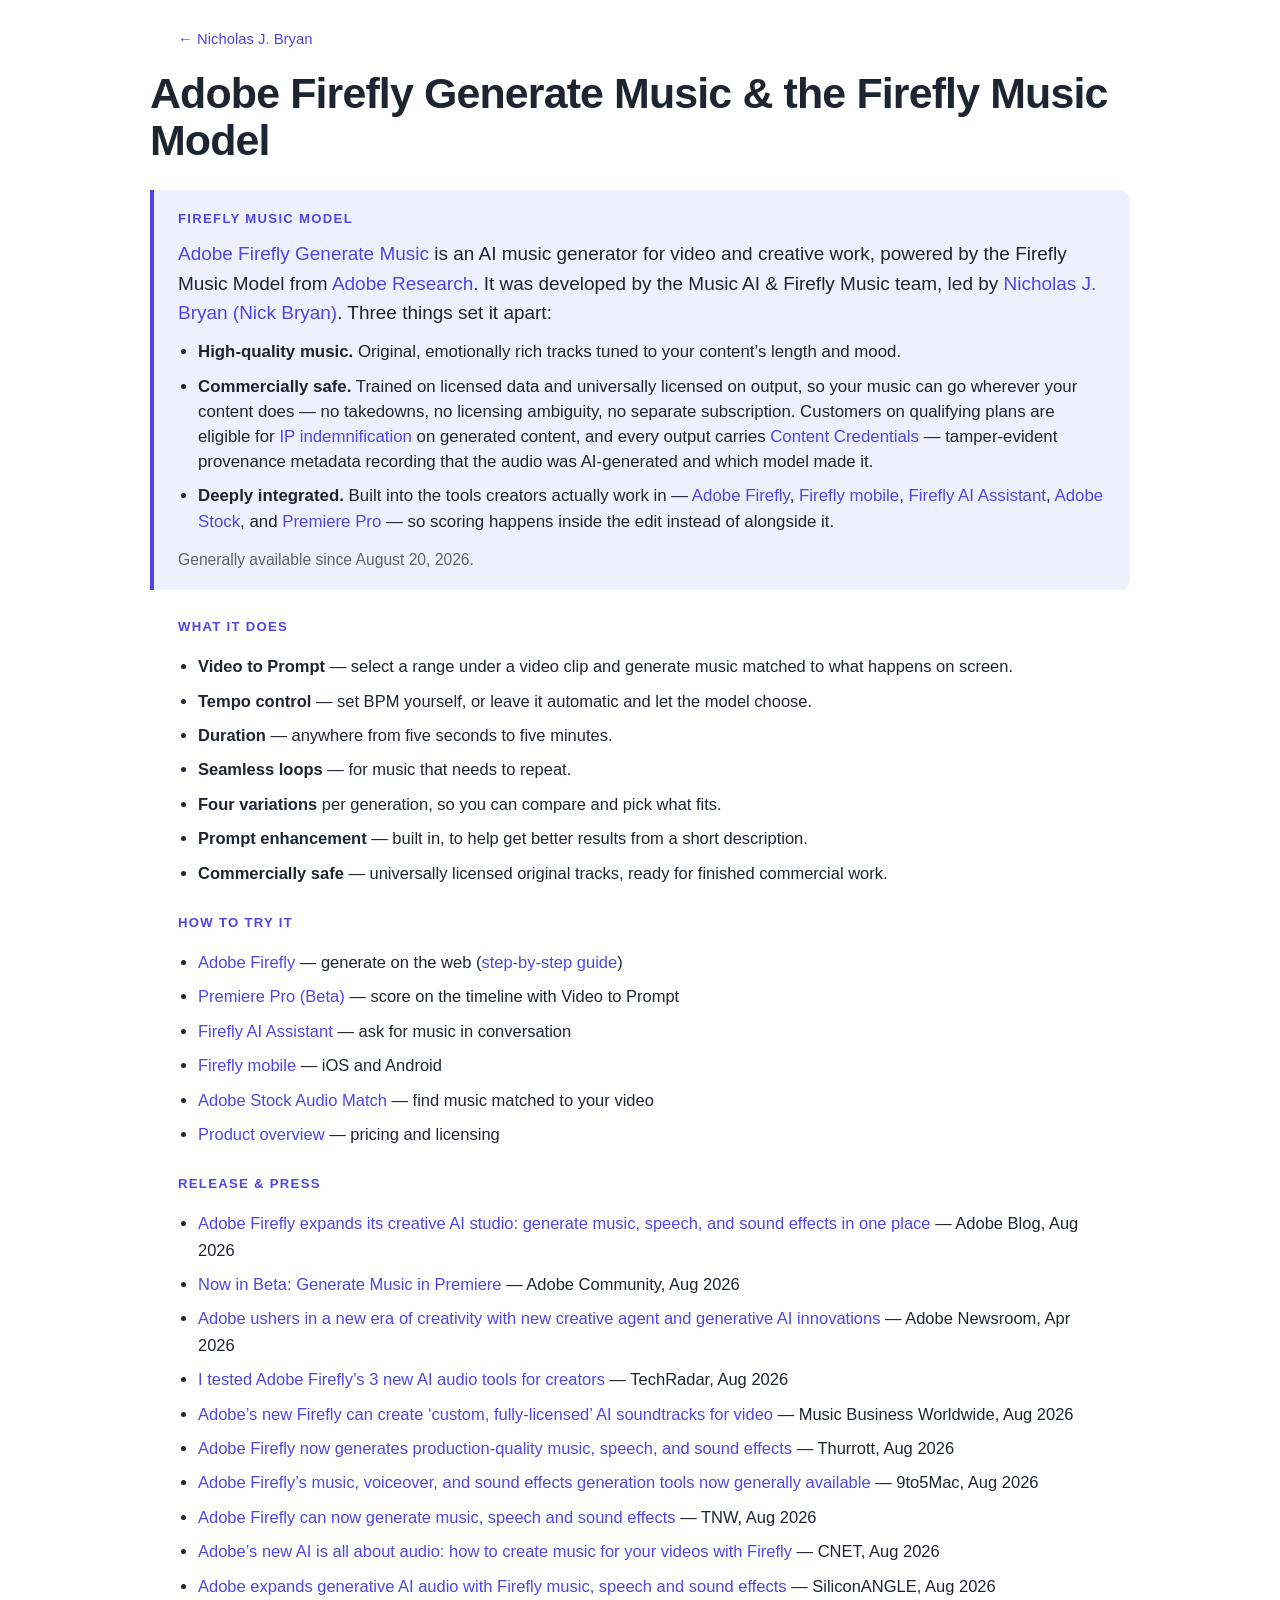
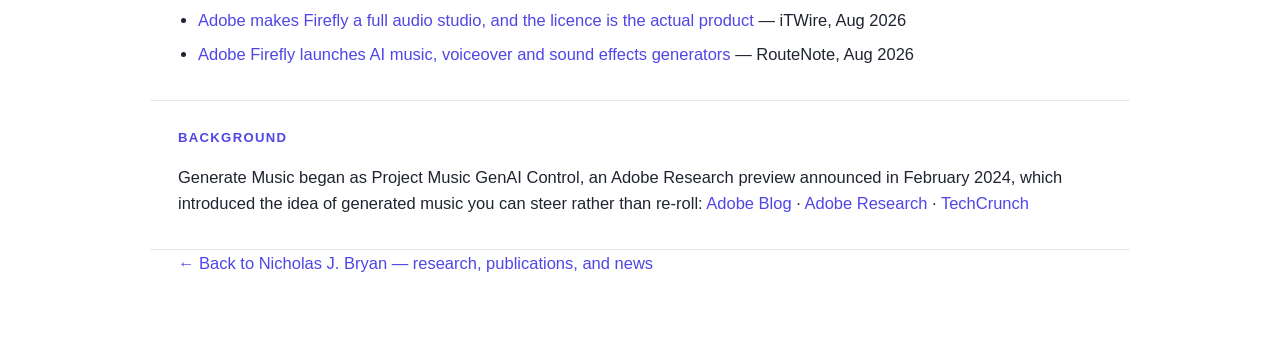
<file: firefly-music/index.html>
<!DOCTYPE html>
<html lang="en">

<head>
	<meta charset="utf-8">
	<meta name="viewport" content="width=device-width, initial-scale=1">

	<title>Adobe Firefly Generate Music &amp; Firefly Music Model</title>
	<meta name="description" content="Adobe Firefly Generate Music is an AI music generator from Adobe Research's Music AI team, led by Nicholas J. Bryan (Nick Bryan). Product details and press.">
	<meta name="author" content="Nicholas J. Bryan">
	<meta name="robots" content="index, follow, max-image-preview:large, max-snippet:-1">
	<link rel="canonical" href="https://njb.github.io/firefly-music/">

	<!-- Google Analytics (GA4) -->
	<script async src="https://www.googletagmanager.com/gtag/js?id=G-XDHS7YLD4Q"></script>
	<script>
		window.dataLayer = window.dataLayer || [];
		function gtag(){dataLayer.push(arguments);}
		gtag('js', new Date());
		gtag('config', 'G-XDHS7YLD4Q');
	</script>

	<link rel="icon" type="image/svg+xml" href="../favicon.svg">

	<!-- Open Graph -->
	<meta property="og:type" content="article">
	<meta property="og:site_name" content="Nicholas J. Bryan">
	<meta property="og:title" content="Adobe Firefly Generate Music &amp; Firefly Music Model">
	<meta property="og:description" content="Adobe Firefly Generate Music is an AI music generator from Adobe Research's Music AI team, led by Nicholas J. Bryan (Nick Bryan).">
	<meta property="og:url" content="https://njb.github.io/firefly-music/">
	<meta property="og:image" content="https://njb.github.io/index_files/og-card.png">
	<meta property="og:image:width" content="1200">
	<meta property="og:image:height" content="630">
	<meta property="og:image:alt" content="Adobe Firefly Generate Music and the Firefly Music Model">

	<!-- Twitter Card -->
	<meta name="twitter:card" content="summary_large_image">
	<meta name="twitter:site" content="@NicholasJBryan">
	<meta name="twitter:creator" content="@NicholasJBryan">
	<meta name="twitter:title" content="Adobe Firefly Generate Music &amp; Firefly Music Model">
	<meta name="twitter:description" content="Adobe Firefly Generate Music is an AI music generator from Adobe Research's Music AI team, led by Nicholas J. Bryan (Nick Bryan).">
	<meta name="twitter:image" content="https://njb.github.io/index_files/og-card.png">
	<meta name="twitter:image:alt" content="Adobe Firefly Generate Music and the Firefly Music Model">

	<link rel="stylesheet" href="../styles.css">

	<script type="application/ld+json">
	{
		"@context": "https://schema.org",
		"@type": "WebPage",
		"@id": "https://njb.github.io/firefly-music/#page",
		"url": "https://njb.github.io/firefly-music/",
		"name": "Adobe Firefly Generate Music & the Firefly Music Model",
		"author": { "@id": "https://njb.github.io/#person" },
		"isPartOf": { "@type": "WebSite", "name": "Nicholas J. Bryan", "url": "https://njb.github.io/" },
		"about": {
			"@type": "SoftwareApplication",
			"name": "Adobe Firefly Generate Music",
			"applicationCategory": "MultimediaApplication",
			"operatingSystem": "Web, Adobe Premiere Pro",
			"url": "https://www.adobe.com/products/firefly/features/ai-music-generator.html",
			"publisher": { "@type": "Organization", "name": "Adobe", "url": "https://www.adobe.com/" }
		}
	}
	</script>
</head>

<body>

	<div class="main-container">

		<p class="crumb"><a href="../">&larr; Nicholas J. Bryan</a></p>

		<h1 class="name">Adobe Firefly Generate Music &amp; the Firefly Music Model</h1>

		<div class="vision">
			<div class="vision-label">Firefly Music Model</div>
			<p class="vision-text">
				<a href="https://www.adobe.com/products/firefly/features/ai-music-generator.html">Adobe Firefly Generate Music</a>
				is an AI music generator for video and creative work, powered by the Firefly Music Model
				from <a href="https://research.adobe.com/">Adobe Research</a>. It was developed by the Music AI &amp; Firefly Music team,
				led by <a href="../">Nicholas J. Bryan (Nick Bryan)</a>. Three things set it apart:
			</p>
			<ul class="pillars">
				<li><b>High-quality music.</b> Original, emotionally rich tracks tuned to your content&rsquo;s length and mood.</li>
				<li><b>Commercially safe.</b> Trained on licensed data and universally licensed on output, so your music can go
					wherever your content does &mdash; no takedowns, no licensing ambiguity, no separate subscription.
					Customers on qualifying plans are eligible for
					<a href="https://business.adobe.com/products/firefly-business/firefly-ai-approach.html">IP indemnification</a>
					on generated content, and every output carries
					<a href="https://helpx.adobe.com/firefly/web/get-started/learn-the-basics/content-credentials-overview.html">Content Credentials</a>
					&mdash; tamper-evident provenance metadata recording that the audio was AI-generated and which model made it.</li>
				<li><b>Deeply integrated.</b> Built into the tools creators actually work in &mdash;
					<a href="https://firefly.adobe.com/generate/music">Adobe Firefly</a>,
					<a href="https://helpx.adobe.com/firefly/mobile.html">Firefly mobile</a>,
					<a href="https://www.adobe.com/products/firefly/features/ai-assistant.html">Firefly AI Assistant</a>,
					<a href="https://stock.adobe.com/ai-studio/video/audio-match">Adobe Stock</a>, and
					<a href="https://community.adobe.com/announcements-732/now-in-beta-generate-music-in-premiere-1637080">Premiere Pro</a>
					&mdash; so scoring happens inside the edit instead of alongside it.</li>
			</ul>
			<p class="vision-text vision-foot">
				Generally available since August 20, 2026.
			</p>
		</div>

		<h2>What it does</h2>
		<ul class="feature-list">
			<li><b>Video to Prompt</b> &mdash; select a range under a video clip and generate music matched to what happens on screen.</li>
			<li><b>Tempo control</b> &mdash; set BPM yourself, or leave it automatic and let the model choose.</li>
			<li><b>Duration</b> &mdash; anywhere from five seconds to five minutes.</li>
			<li><b>Seamless loops</b> &mdash; for music that needs to repeat.</li>
			<li><b>Four variations</b> per generation, so you can compare and pick what fits.</li>
			<li><b>Prompt enhancement</b> &mdash; built in, to help get better results from a short description.</li>
			<li><b>Commercially safe</b> &mdash; universally licensed original tracks, ready for finished commercial work.</li>
		</ul>

		<h2>How to try it</h2>
		<ul class="feature-list">
			<li><a href="https://firefly.adobe.com/generate/music">Adobe Firefly</a> &mdash; generate on the web
				(<a href="https://helpx.adobe.com/firefly/web/work-with-audio-and-video/work-with-audio/generate-music.html">step-by-step guide</a>)</li>
			<li><a href="https://community.adobe.com/announcements-732/now-in-beta-generate-music-in-premiere-1637080">Premiere Pro (Beta)</a> &mdash; score on the timeline with Video to Prompt</li>
			<li><a href="https://www.adobe.com/products/firefly/features/ai-assistant.html">Firefly AI Assistant</a> &mdash; ask for music in conversation</li>
			<li><a href="https://helpx.adobe.com/firefly/mobile.html">Firefly mobile</a> &mdash; iOS and Android</li>
			<li><a href="https://stock.adobe.com/ai-studio/video/audio-match">Adobe Stock Audio Match</a> &mdash; find music matched to your video</li>
			<li><a href="https://www.adobe.com/products/firefly/features/ai-music-generator.html">Product overview</a> &mdash; pricing and licensing</li>
		</ul>

		<h2>Release &amp; press</h2>
		<ul class="feature-list">
			<li><a href="https://blog.adobe.com/en/publish/2026/08/20/adobe-firefly-expands-its-creative-ai-studio-generate-music-speech-and-sound-effects-in-one-place">Adobe Firefly expands its creative AI studio: generate music, speech, and sound effects in one place</a> &mdash; Adobe Blog, Aug 2026</li>
			<li><a href="https://community.adobe.com/announcements-732/now-in-beta-generate-music-in-premiere-1637080">Now in Beta: Generate Music in Premiere</a> &mdash; Adobe Community, Aug 2026</li>
			<li><a href="https://news.adobe.com/news/2026/04/adobe-new-creative-agent">Adobe ushers in a new era of creativity with new creative agent and generative AI innovations</a> &mdash; Adobe Newsroom, Apr 2026</li>
			<li><a href="https://www.techradar.com/pro/adobe-firefly-just-added-3-ai-audio-tools-for-creators-and-marketers-i-tested-them-all-to-see-if-theyre-any-good">I tested Adobe Firefly&rsquo;s 3 new AI audio tools for creators</a> &mdash; TechRadar, Aug 2026</li>
			<li><a href="https://www.musicbusinessworldwide.com/adobes-new-firefly-can-create-custom-fully-licensed-ai-soundtracks-for-video/">Adobe&rsquo;s new Firefly can create &lsquo;custom, fully-licensed&rsquo; AI soundtracks for video</a> &mdash; Music Business Worldwide, Aug 2026</li>
			<li><a href="https://www.thurrott.com/a-i/generative-ai/340596/adobe-firefly-now-generates-production-quality-music-speech-and-sound-effects">Adobe Firefly now generates production-quality music, speech, and sound effects</a> &mdash; Thurrott, Aug 2026</li>
			<li><a href="https://9to5mac.com/2026/08/20/adobe-fireflys-music-voiceover-and-sound-effects-generation-tools-now-generally-available/">Adobe Firefly&rsquo;s music, voiceover, and sound effects generation tools now generally available</a> &mdash; 9to5Mac, Aug 2026</li>
			<li><a href="https://thenextweb.com/news/adobe-firefly-audio-music-speech-sound-effects">Adobe Firefly can now generate music, speech and sound effects</a> &mdash; TNW, Aug 2026</li>
			<li><a href="https://tech.yahoo.com/audio/articles/adobes-ai-audio-create-music-160004902.html">Adobe&rsquo;s new AI is all about audio: how to create music for your videos with Firefly</a> &mdash; CNET, Aug 2026</li>
			<li><a href="https://siliconangle.com/2026/08/20/adobe-expands-generative-ai-audio-with-firefly-music-speech-and-sound-effects/">Adobe expands generative AI audio with Firefly music, speech and sound effects</a> &mdash; SiliconANGLE, Aug 2026</li>
			<li><a href="https://itwire.com/business-it-news/business-software/adobe-makes-firefly-a-full-audio-studio-and-the-licence-is-the-actual-product">Adobe makes Firefly a full audio studio, and the licence is the actual product</a> &mdash; iTWire, Aug 2026</li>
			<li><a href="https://routenote.com/radar/adobe-firefly-launches-ai-music-voiceover-and-sound-effects-generators/">Adobe Firefly launches AI music, voiceover and sound effects generators</a> &mdash; RouteNote, Aug 2026</li>
		</ul>

		<hr>

		<h2>Background</h2>
		<p class="section-text">
			Generate Music began as Project Music GenAI Control, an Adobe Research preview announced in February 2024, which introduced
			the idea of generated music you can steer rather than re-roll:
			<a href="https://blog.adobe.com/en/publish/2024/02/28/adobe-research-audio-creation-editing">Adobe Blog</a> &middot;
			<a href="https://research.adobe.com/video/project-music-genai-control">Adobe Research</a> &middot;
			<a href="https://techcrunch.com/2024/02/28/adobe-reveals-a-genai-tool-for-music/">TechCrunch</a>
		</p>

		<hr>
		<p class="section-text">
			<a href="../">&larr; Back to Nicholas J. Bryan &mdash; research, publications, and news</a>
		</p>
		<br><br>

	</div>

</body>

</html>
</file>
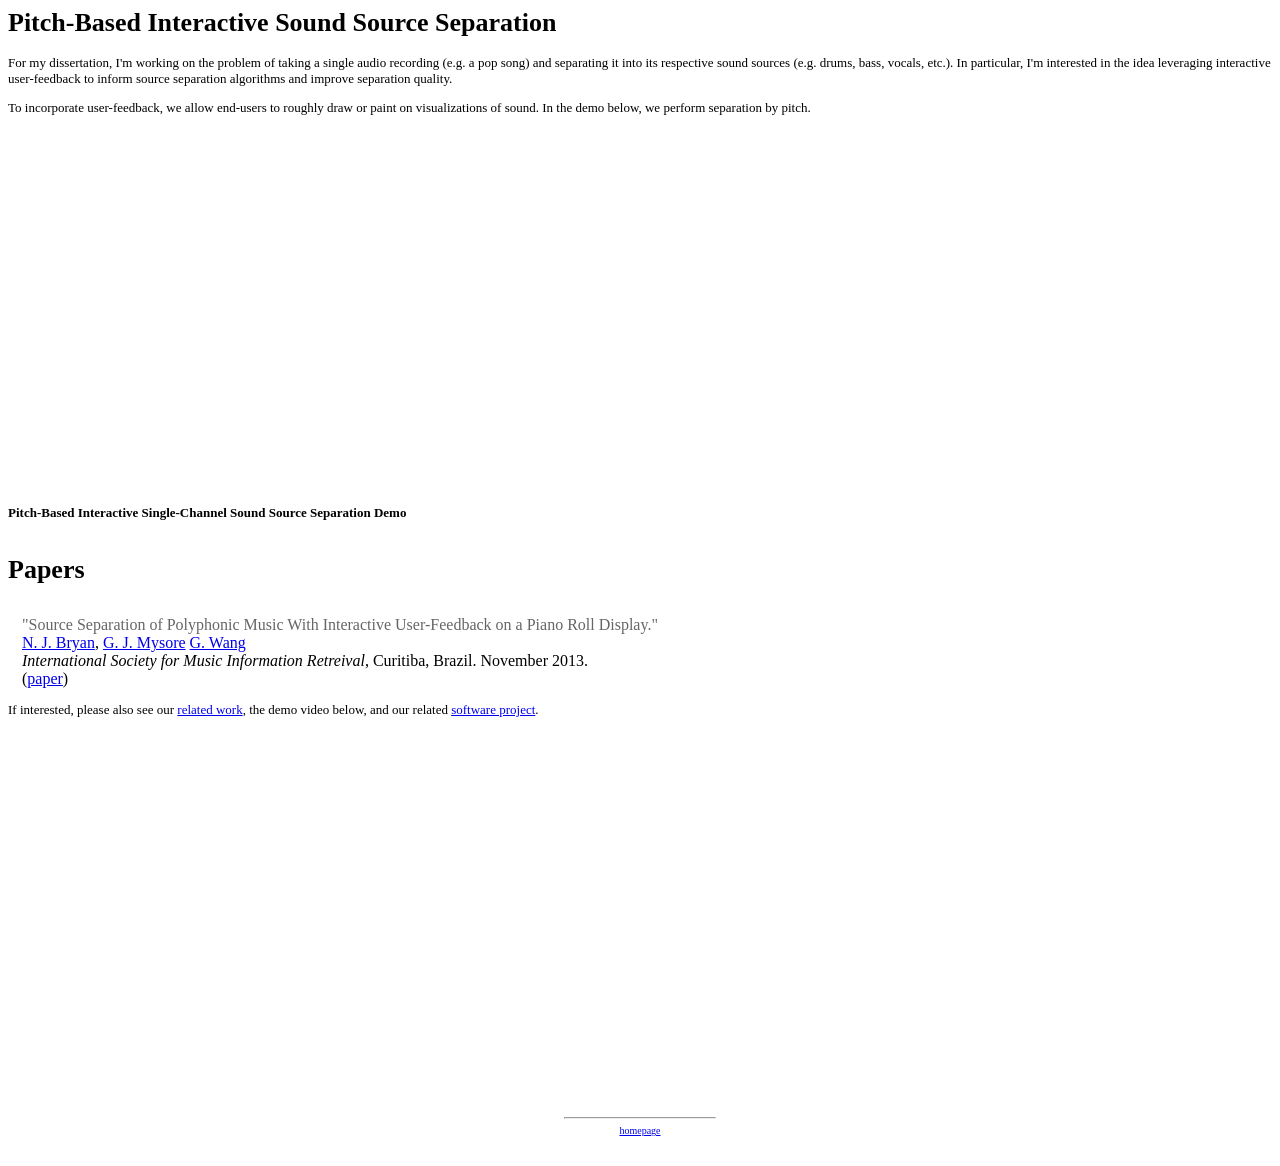
<file: research/pitch/index.html>
<html>
<head>
<title>
Nicholas (Nick) J. Bryan @ CCRMA | Stanford University
</title>
<script type="text/javascript">

  var _gaq = _gaq || [];
  _gaq.push(['_setAccount', 'UA-20814409-1']);
  _gaq.push(['_trackPageview']);

  (function() {
    var ga = document.createElement('script'); ga.type = 'text/javascript'; ga.async = true;
    ga.src = ('https:' == document.location.protocol ? 'https://ssl' : 'http://www') + '.google-analytics.com/ga.js';
    var s = document.getElementsByTagName('script')[0]; s.parentNode.insertBefore(ga, s);
  })();

</script>
</head>


<body bgcolor=#ffffff text=#000000>
<font face="verdana" size="2">

<h1>Pitch-Based Interactive Sound Source Separation</h1>


<p>For my dissertation, I'm working on the problem of taking a single audio recording (e.g. a pop song) and separating it into its respective sound sources (e.g. drums, bass, vocals, etc.). In particular, I'm interested in the idea leveraging interactive user-feedback to inform source separation algorithms and improve separation quality.</p>

<p>To incorporate user-feedback, we allow end-users to roughly draw or paint on visualizations of sound. In the demo below,
    we perform separation by pitch.</p>
<br>
 
    
<iframe width="640" height="360" src="https://www.youtube.com/embed/KG3NNiOB3N8?feature=player_detailpage" frameborder="0" allowfullscreen></iframe>


<br><b>Pitch-Based Interactive Single-Channel Sound Source Separation Demo</b>
 
<br><br> 
        
<h1>Papers</h1>    	

<table  cellspacing=10 cellpadding=4 border=0>
<!------------------------------------------------------------------------------------>
<tr>
<td VALIGN=Top>
	<font color="#666666">"Source Separation of Polyphonic Music With Interactive User-Feedback on a Piano Roll Display." </font>
	<br>
	<a href="https://ccrma.stanford.edu/~njb">N. J. Bryan</a>,
	<a href="https://ccrma.stanford.edu/~gautham">G. J. Mysore</a>
    <a href="https://ccrma.stanford.edu/~ge">G. Wang</a>
	<br>
	<i>International Society for Music Information Retreival</i>, 
	Curitiba, Brazil. November 2013.
	<br>
	(<a href="../ismir-2013.pdf">paper</a>)
 
</td>
</tr>
 
 

</table>


If interested, please also see our <a 
href="https://ccrma.stanford.edu/~njb/research/iss/">related work</a>, the demo video 
below, 
and our related  <a href=http://isse.sourceforge.net>software project</a>.
<br><br>


<iframe width="640" height="360" 
src="//www.youtube.com/embed/Rd3prIkO5bg?feature=player_embedded" frameborder="0" 
allowfullscreen></iframe>




<br><br>
<center>
<hr width="150">
<font size="1">
<a href="../../">homepage</a>
<br><br>
</center>
<br>
</font>


</body>
</html>
</file>
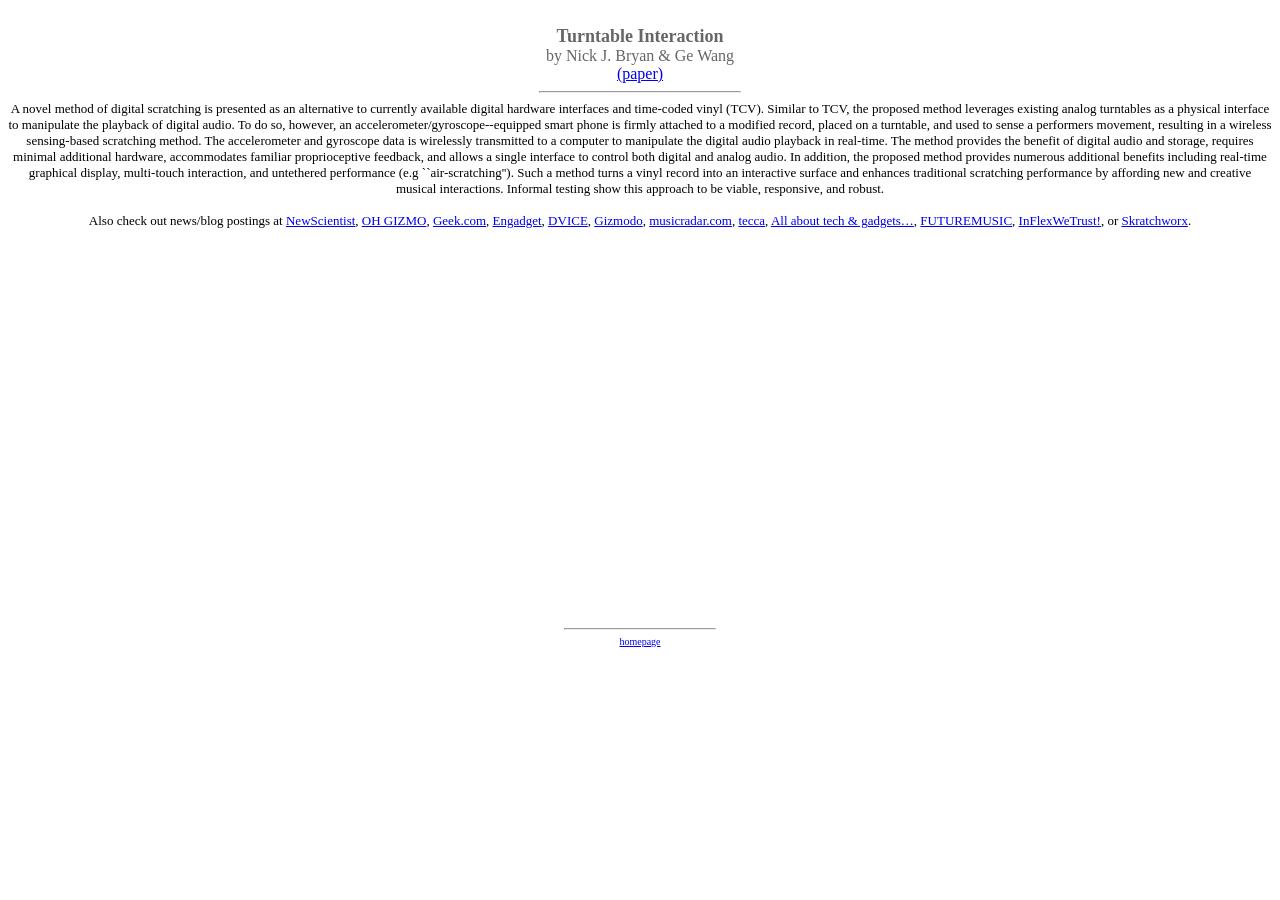
<file: research/turntable/index.html>
<html>
<head>
<title>
Nicholas (Nick) J. Bryan @ CCRMA | Stanford University
</title>
<body bgcolor=#ffffff text=#000000>
<font face="verdana" size="3">
<br>
<center>
<font size="4" color="#666666"><b>Turntable Interaction</b></font><br>
<font size="3" color="#666666">by Nick J. Bryan & Ge Wang</font>
<br>
<font size="s" color="#666666"><a href="NIME2011-turntable.pdf">(paper)</a></font>

<hr width="200">
<font size="2">

<script type="text/javascript"> 
 
  var _gaq = _gaq || [];
  _gaq.push(['_setAccount', 'UA-20814409-1']);
  _gaq.push(['_trackPageview']);
 
  (function() {
    var ga = document.createElement('script'); ga.type = 'text/javascript'; ga.async = true;
    ga.src = ('https:' == document.location.protocol ? 'https://ssl' : 'http://www') + '.google-analytics.com/ga.js';
    var s = document.getElementsByTagName('script')[0]; s.parentNode.insertBefore(ga, s);
  })();
 
</script> 

</head>

A novel method of digital scratching is presented as an alternative to currently available digital hardware interfaces and time-coded vinyl (TCV).   Similar to TCV, the proposed method leverages existing analog turntables as a physical interface to manipulate the playback of digital audio.  To do so, however, an accelerometer/gyroscope--equipped smart phone is firmly attached to a modified record, placed on a turntable, and used to sense a performers movement, resulting in a wireless sensing-based scratching method.  The accelerometer and gyroscope data is wirelessly transmitted to a computer to manipulate the digital audio playback in real-time. The method provides the benefit of digital audio and storage, requires minimal additional hardware, accommodates familiar proprioceptive feedback, and allows a single interface to control both digital and analog audio.   In addition, the proposed method provides numerous additional benefits including real-time graphical display, multi-touch interaction, and untethered performance (e.g ``air-scratching'').  Such a method turns a vinyl record into an interactive surface and enhances traditional scratching performance by affording new and creative musical interactions.  Informal testing show this approach to be viable, responsive, and robust.



<br><br>

Also check out news/blog postings at 
<a href="http://www.newscientist.com/blogs/onepercent/2011/05/smartphone-turntables-put-new.html">NewScientist</a>, 
<a href="http://www.ohgizmo.com/2011/05/12/mopho-dj-two-turntables-and-a-microphone-and-also-an-iphone/">OH GIZMO</a>,
<a href="http://www.geek.com/articles/geek-cetera/mopho-dj-reinvents-digital-djing-with-your-smartphone-20110513/">Geek.com</a>,
<a href="http://www.engadget.com/2011/05/14/mopho-dj-uses-your-iphone-to-track-turntable-movement-instead-o/">Engadget</a>,
<a href="http://dvice.com/archives/2011/05/app-lets-old-sc.php">DVICE</a>,
<a href="http://gizmodo.com/5802064/morpho-dj-is-the-dj-app-you-wouldnt-expect?utm_medium=twitter&utm_source=twitterfeed">Gizmodo</a>,
<a href="http://www.musicradar.com/news/dj/could-the-iphoneipod-touch-replace-djs-timecoded-vinyl-446498">musicradar.com</a>,
<a href="http://www.tecca.com/news/2011/05/16/mopho-dj-app/">tecca</a>,
<a href="http://tgakp.wordpress.com/2011/05/17/mophodj/">All about tech & gadgets…</a>,
<a href="http://futuremusic.com/blog/2011/05/17/bryan-premiers-mopho-dj-concept-accelerometer-gyroscope-scratchin/">FUTUREMUSIC</a>,
<a href="http://www.inflexwetrust.com/2011/05/18/video-turntable-interaction-x-mopho-dj/">InFlexWeTrust!</a>, or
<a href="http://www.skratchworx.com/newspage.php4?fn_mode=comments&fn_id=1717">Skratchworx</a>.
<br><br>

<iframe width="640" height="360" 
src="https://www.youtube.com/embed/PAHhJQQw7dI?feature=player_detailpage" frameborder="0" allowfullscreen></iframe>


 
<br><br> 
<hr width="150"> 
<font size="1"> 
<a href="../../">homepage</a> 
<br><br> 
</center> 
<br> 
</font> 

</body> 
 
</html>
</file>
<file: styles.css>
/* ===== Design tokens ===== */
:root {
	--accent: #4f46e5;
	--accent-dark: #3730a3;
	--ink: #1f2430;
	--muted: #5b6472;
	--surface: #f5f6fb;
	--accent-tint: #eef0fd; /* faint indigo wash for the featured callout */
	--border: #e6e8ee;
	--radius: 10px;
	--pad-x: 24px;        /* horizontal padding inside boxed sections */
	--inset: 28px;        /* matching text inset for flat sections (pad-x + 4px border) */
}

*, *::before, *::after { box-sizing: border-box; }

/* ===== Base ===== */
body {
	font-family: -apple-system, BlinkMacSystemFont, "Segoe UI", Helvetica, Arial, sans-serif;
	margin: 0;
	padding: 28px 18px;
	line-height: 1.6;
	font-size: 16.5px;
	color: var(--ink);
	background: #fff;
	overflow-wrap: break-word;
}

img { max-width: 100%; height: auto; }

/* Links */
a {
	color: var(--accent);
	text-decoration: none;
	transition: color .15s ease;
}

a:hover {
	color: var(--accent-dark);
	text-decoration: underline;
}

/* Author lists: highlight the site owner */
.me {
	color: var(--ink);
	font-weight: 600;
}

/* ===== Layout ===== */
.main-container {
	max-width: 980px;
	margin: 0 auto;
	width: 100%;
}

/* ===== Header ===== */
.header-section {
	display: flex;
	flex-wrap: wrap;
	gap: 28px;
	align-items: flex-start;
}

.header-info {
	flex: 1;
	min-width: 280px;
}

.header-photo {
	flex: 1;
	min-width: 280px;
	text-align: center;
}

.header-photo img {
	max-width: 100%;
	height: auto;
	border-radius: var(--radius);
}

.name {
	font-size: 2.6em;
	font-weight: 800;
	letter-spacing: -0.02em;
	margin: 0 0 6px;
	line-height: 1.1;
	color: var(--ink);
}

.links-list {
	list-style: none;
	padding: 0;
	margin: 14px 0 0;
	display: flex;
	flex-wrap: wrap;
	gap: 8px 18px;
}

.links-list li { margin: 0; }
.links-list a { font-weight: 500; }

/* ===== Section headers ===== */
h2 {
	font-size: 0.82rem;
	font-weight: 700;
	text-transform: uppercase;
	letter-spacing: 0.1em;
	color: var(--accent);
	border: none;
	margin: 26px 0 16px;
}

/* ===== Dividers ===== */
hr {
	border: none;
	border-top: 1px solid var(--border);
	margin: 32px 0 0;
}

/* ===== Research vision ===== */
.vision {
	margin: 26px 0 8px;
	padding: 18px var(--pad-x);
	border-left: 4px solid var(--accent);
	background: var(--accent-tint);
	border-radius: 0 var(--radius) var(--radius) 0;
}

.vision-label {
	font-size: 0.82rem;
	font-weight: 700;
	letter-spacing: 0.1em;
	text-transform: uppercase;
	color: var(--accent);
	margin-bottom: 10px;
}

.vision-text {
	margin: 0;
	font-size: 1.15em;
	line-height: 1.55;
	color: var(--ink);
}

/* ===== About (flat body section) ===== */
.about {
	margin: 12px 0 8px;
}

/* Loose section paragraphs (e.g. About, Internships) share the unified text column */
.about-text,
.section-text {
	margin: 0;
	color: var(--ink);
}

/* ===== News ===== */
.news { line-height: 2.2; }

.news b {
	display: inline-block;
	font-weight: 600;
	font-size: 0.74em;
	letter-spacing: 0.02em;
	color: var(--accent-dark);
	background: var(--surface);
	border: 1px solid var(--border);
	border-radius: 999px;
	padding: 2px 10px;
	margin-right: 9px;
	font-variant-numeric: tabular-nums;
	white-space: nowrap;
	vertical-align: middle;
}

/* ===== Publications (semantic list) ===== */
.pub-entry {
	display: flex;
	flex-wrap: wrap;
	gap: 26px;
	margin: 0;
	padding: 22px 0;
	border-bottom: 1px solid var(--border);
}

.pub-entry:hover { background: var(--surface); }

.pub-media {
	flex: 0 0 256px;
	max-width: 100%;
}

.pub-details {
	flex: 1;
	min-width: 250px;
}

.pub-title {
	font-size: 1em;
	font-weight: 700;
	color: var(--ink);
	text-transform: none;
	letter-spacing: normal;
	margin: 0 0 4px;
	line-height: 1.4;
}

.pub-media img,
.pub-media iframe { border-radius: 8px; }

.pub-media img { max-width: 100%; height: auto; }
.pub-media iframe { max-width: 100%; }

/* ===== Consistent section width ===== */
/* Flat (non-boxed) sections get the same text inset as the boxed sections,
   so every section's content shares one left/right edge. */
h2,
.news,
.about-text,
.section-text,
.pub-list {
	padding-left: var(--inset);
	padding-right: var(--pad-x);
}

/* ===== Mobile ===== */
@media screen and (max-width: 768px) {
	:root {
		--pad-x: 16px;
		--inset: 20px;
	}

	body {
		padding: 16px 14px;
		font-size: 16px;
	}

	.name { font-size: 2em; }

	.vision-text { font-size: 1.06em; }

	.header-section {
		flex-direction: column-reverse;
		align-items: stretch;
		gap: 16px;
	}

	.header-photo {
		text-align: center;
		margin-bottom: 4px;
	}

	.header-photo img { max-width: 320px; }

	/* stack publication entries */
	.pub-entry {
		flex-direction: column;
		gap: 12px;
		padding: 16px 0;
	}

	.pub-media {
		flex: 0 0 auto;
		text-align: center;
	}

	.pub-media img {
		max-width: 320px !important;
		margin: 0 auto;
	}

	iframe { max-width: 100% !important; }
}

@media screen and (max-width: 480px) {
	.name { font-size: 1.7em; }
	.header-photo img { max-width: 100%; }
	.pub-media img { max-width: 100% !important; }
}

/* ===== Subpages (breadcrumb, quotes, link rows) ===== */
.crumb {
	margin: 0 0 18px;
	font-size: 0.9em;
	padding-left: var(--inset);
}

.feature-list {
	margin: 0;
	padding-left: calc(var(--inset) + 20px);
	padding-right: var(--pad-x);
}

.feature-list li { margin-bottom: 8px; }

.pillars {
	margin: 12px 0 0;
	padding-left: 20px;
	font-size: 1.02em;
	line-height: 1.5;
}

.pillars li { margin-bottom: 9px; }
.pillars li:last-child { margin-bottom: 0; }

.vision-foot {
	margin-top: 14px;
	font-size: 0.95em;
	color: var(--muted);
}
</file>
